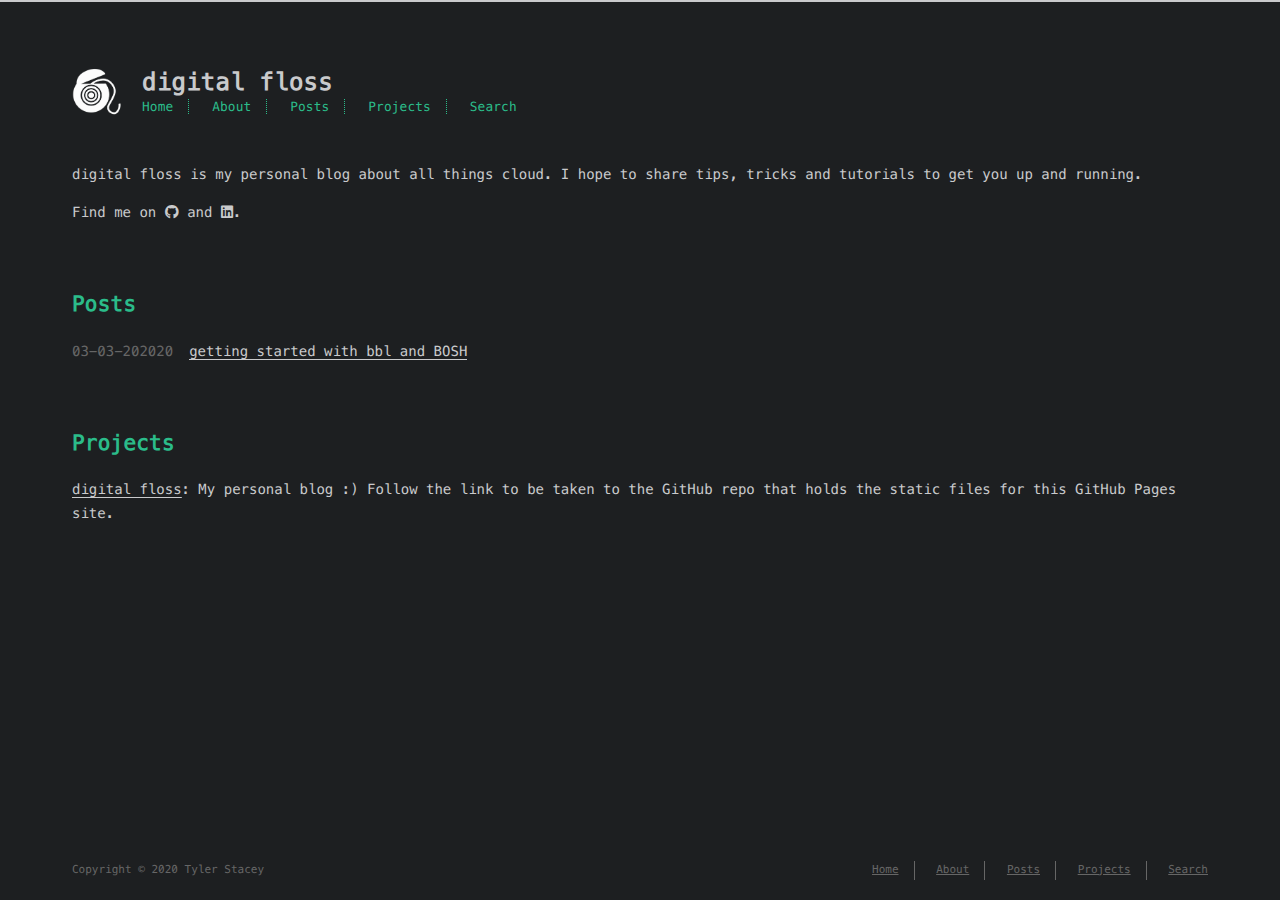
<file: index.html>
<!DOCTYPE html>
<html lang=en>
<head>
    <!-- so meta -->
    <meta charset="utf-8">
    <meta http-equiv="X-UA-Compatible" content="IE=edge">
    <meta name="HandheldFriendly" content="True">
    <meta name="viewport" content="width=device-width, initial-scale=1, maximum-scale=1" />
    <meta name="description" content="digital floss is my personal blog about all things cloud. I hope to share tips, tricks and tutorials to get you up and running.">
<meta property="og:type" content="website">
<meta property="og:title" content="digital floss">
<meta property="og:url" content="https://digitalfloss.dev/index.html">
<meta property="og:site_name" content="digital floss">
<meta property="og:description" content="digital floss is my personal blog about all things cloud. I hope to share tips, tricks and tutorials to get you up and running.">
<meta property="og:locale" content="en_US">
<meta property="article:author" content="Tyler Stacey">
<meta name="twitter:card" content="summary">
    
    
        
          
              <link rel="shortcut icon" href="/images/favicon-32x32-black.png">
          
        
        
          
            <link rel="icon" type="image/png" href="/images/android-icon-192x192.png" sizes="192x192">
          
        
        
          
            <link rel="apple-touch-icon" sizes="180x180" href="/images/apple-icon-precomposed.png">
          
        
    
    <!-- title -->
    <title>digital floss</title>
    <!-- styles -->
    
<link rel="stylesheet" href="/css/style.css">

    <!-- persian styles -->
    
      
<link rel="stylesheet" href="/css/rtl.css">

    
    <!-- rss -->
    
    
<meta name="generator" content="Hexo 4.2.0"></head>

<body class="max-width mx-auto px3 ltr">
    
    <div class="content index py4">
        
          <header id="header">
  <a href="/">
  
    
      <div id="logo" style="background-image: url(/images/floss-white.png);"></div>
    
  
    <div id="title">
      <h1>digital floss</h1>
    </div>
  </a>
  <div id="nav">
    <ul>
      <li class="icon">
        <a href="#"><i class="fas fa-bars fa-2x"></i></a>
      </li>
       
        <li><a href="/">Home</a></li>
       
        <li><a href="/about/">About</a></li>
       
        <li><a href="/archives/">Posts</a></li>
       
        <li><a href="http://github.com/subsetsurprise" target="_blank" rel="noopener">Projects</a></li>
       
        <li><a href="/search/">Search</a></li>
      
    </ul>
  </div>
</header>

        
        <section id="about">
  
    <p>digital floss is my personal blog about all things cloud. I hope to share tips, tricks and tutorials to get you up and running.</p>

  
  
    <p>
      Find me on
      
      
      
        
          <a class="icon" target="_blank" rel="noopener" href="http://github.com/subsetsurprise">
            <i class="fab fa-github"></i><!--
      ---></a><!--
    ---><!--
    ---> and 
        
      
        
          <a class="icon" target="_blank" rel="noopener" href="https://linkedin.com/tastacey">
            <i class="fab fa-linkedin"></i><!--
      ---></a><!--
    ---><!--
    --->.
        
      
    </p>
  
</section>

<section id="writing">
  <span class="h1"><a href="/archives">Posts</a></span>
  
  <ul class="post-list">
    
    
      
    
    
      <li class="post-item">
        
    <div class="meta">
      
        
          <time datetime="2020-03-04T01:07:36.000Z" itemprop="datePublished">03-03-202020</time>
        
      
    </div>


        <span>
    
        <a class="" href="/2020/03/03/bbl-and-bosh/">getting started with bbl and BOSH</a>
    


</span>
      </li>
    
  </ul>
  
</section>


<section id="projects">
  <span class="h1"><a href="http://github.com/subsetsurprise" target="_blank" rel="noopener">Projects</a></span>
  <ul class="project-list">
    
      <li class="project-item">
        <a href="https://github.com/subsetsurprise/subsetsurprise.github.io" target="_blank" rel="noopener">digital floss</a>: <p>My personal blog :) Follow the link to be taken to the GitHub repo that holds the static files for this GitHub Pages site.</p>

      </li>
    
  </ul>
</section>


        
        <footer id="footer">
  <div class="footer-left">
    Copyright &copy; 2020 Tyler Stacey
  </div>
  <div class="footer-right">
    <nav>
      <ul>
         
          <li><a href="/">Home</a></li>
         
          <li><a href="/about/">About</a></li>
         
          <li><a href="/archives/">Posts</a></li>
         
          <li><a href="http://github.com/subsetsurprise" target="_blank" rel="noopener">Projects</a></li>
         
          <li><a href="/search/">Search</a></li>
        
      </ul>
    </nav>
  </div>
</footer>

    </div>
    <!-- styles -->

<link rel="stylesheet" href="/lib/font-awesome/css/all.min.css">


<link rel="stylesheet" href="/lib/justified-gallery/css/justifiedGallery.min.css">


    <!-- jquery -->

<script src="/lib/jquery/jquery.min.js"></script>


<script src="/lib/justified-gallery/js/jquery.justifiedGallery.min.js"></script>

<!-- clipboard -->


<script src="/js/main.js"></script>

<!-- search -->

<!-- Google Analytics -->

<!-- Baidu Analytics -->

<!-- Disqus Comments -->


</body>
</html>
</file>
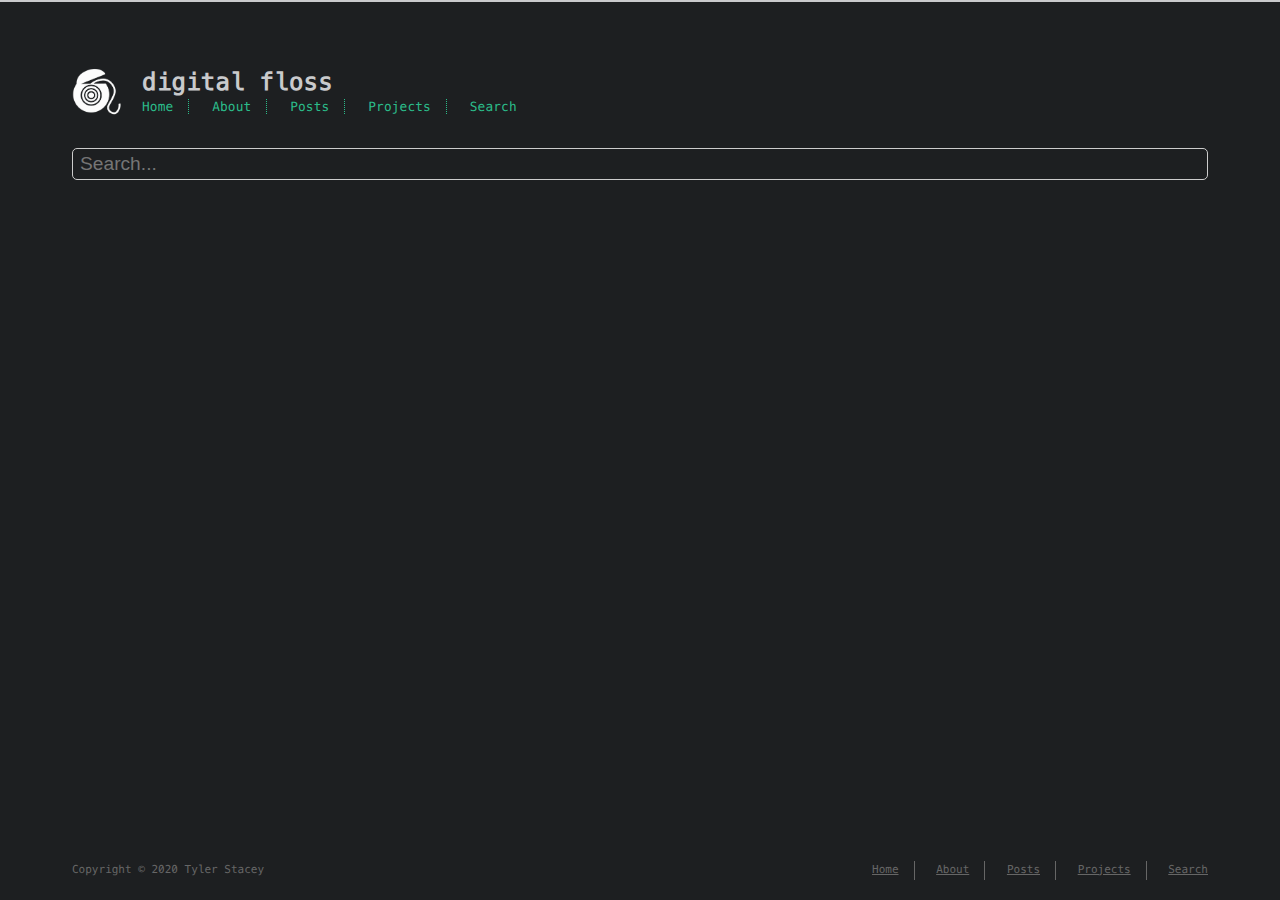
<file: search/index.html>
<!DOCTYPE html>
<html lang=en>
<head>
    <!-- so meta -->
    <meta charset="utf-8">
    <meta http-equiv="X-UA-Compatible" content="IE=edge">
    <meta name="HandheldFriendly" content="True">
    <meta name="viewport" content="width=device-width, initial-scale=1, maximum-scale=1" />
    <meta name="description" content="digital floss is my personal blog about all things cloud. I hope to share tips, tricks and tutorials to get you up and running.">
<meta property="og:type" content="website">
<meta property="og:title" content="Search">
<meta property="og:url" content="https://digitalfloss.dev/search/index.html">
<meta property="og:site_name" content="digital floss">
<meta property="og:description" content="digital floss is my personal blog about all things cloud. I hope to share tips, tricks and tutorials to get you up and running.">
<meta property="og:locale" content="en_US">
<meta property="article:published_time" content="2020-03-04T00:47:28.000Z">
<meta property="article:modified_time" content="2020-03-04T00:47:55.151Z">
<meta property="article:author" content="Tyler Stacey">
<meta name="twitter:card" content="summary">
    
    
        
          
              <link rel="shortcut icon" href="/images/favicon-32x32-black.png">
          
        
        
          
            <link rel="icon" type="image/png" href="/images/android-icon-192x192.png" sizes="192x192">
          
        
        
          
            <link rel="apple-touch-icon" sizes="180x180" href="/images/apple-icon-precomposed.png">
          
        
    
    <!-- title -->
    <title>Search</title>
    <!-- styles -->
    
<link rel="stylesheet" href="/css/style.css">

    <!-- persian styles -->
    
      
<link rel="stylesheet" href="/css/rtl.css">

    
    <!-- rss -->
    
    
<meta name="generator" content="Hexo 4.2.0"></head>

<body class="max-width mx-auto px3 ltr">
    
    <div class="content index py4">
        
          <header id="header">
  <a href="/">
  
    
      <div id="logo" style="background-image: url(/images/floss-white.png);"></div>
    
  
    <div id="title">
      <h1>digital floss</h1>
    </div>
  </a>
  <div id="nav">
    <ul>
      <li class="icon">
        <a href="#"><i class="fas fa-bars fa-2x"></i></a>
      </li>
       
        <li><a href="/">Home</a></li>
       
        <li><a href="/about/">About</a></li>
       
        <li><a href="/archives/">Posts</a></li>
       
        <li><a href="http://github.com/subsetsurprise" target="_blank" rel="noopener">Projects</a></li>
       
        <li><a href="/search/">Search</a></li>
      
    </ul>
  </div>
</header>

        
        <article class="post" itemscope itemtype="http://schema.org/BlogPosting">
  

  <div class="content" itemprop="articleBody">
      
        <section id="search">
  <form>
    <input type="text" class="search-input" id="search-input" placeholder="Search...">
  </form>
  <div id="search-result"></div>
  <p class="search-no-result">No results found.</p>
</section>

      
  </div>
</article>

        
        <footer id="footer">
  <div class="footer-left">
    Copyright &copy; 2020 Tyler Stacey
  </div>
  <div class="footer-right">
    <nav>
      <ul>
         
          <li><a href="/">Home</a></li>
         
          <li><a href="/about/">About</a></li>
         
          <li><a href="/archives/">Posts</a></li>
         
          <li><a href="http://github.com/subsetsurprise" target="_blank" rel="noopener">Projects</a></li>
         
          <li><a href="/search/">Search</a></li>
        
      </ul>
    </nav>
  </div>
</footer>

    </div>
    <!-- styles -->

<link rel="stylesheet" href="/lib/font-awesome/css/all.min.css">


<link rel="stylesheet" href="/lib/justified-gallery/css/justifiedGallery.min.css">


    <!-- jquery -->

<script src="/lib/jquery/jquery.min.js"></script>


<script src="/lib/justified-gallery/js/jquery.justifiedGallery.min.js"></script>

<!-- clipboard -->


<script src="/js/main.js"></script>

<!-- search -->

  
<script src="/js/search.js"></script>

  <script type="text/javascript">
  $(function() {

    var $inputArea = $("input#search-input");
    var $resultArea = document.querySelector("div#search-result");

    $inputArea.focus(function() {
      var search_path = "search.xml";
      if (search_path.length == 0) {
        search_path = "search.xml";
      }
      var path = "/" + search_path;
      searchFunc(path, 'search-input', 'search-result');
    });

    $inputArea.keydown(function(e) {
      if (e.which == 13) {
        e.preventDefault();
      }
    });

    var observer = new MutationObserver(function(mutationsList, observer) {
      if (mutationsList.length == 1) {
        if (mutationsList[0].addedNodes.length) {
          $(".search-no-result").hide();
        } else if (mutationsList[0].removedNodes.length) {
          $(".search-no-result").show(200);
        }
      }
    });

    observer.observe($resultArea, { childList: true });

  });
  </script>

<!-- Google Analytics -->

<!-- Baidu Analytics -->

<!-- Disqus Comments -->


</body>
</html>
</file>
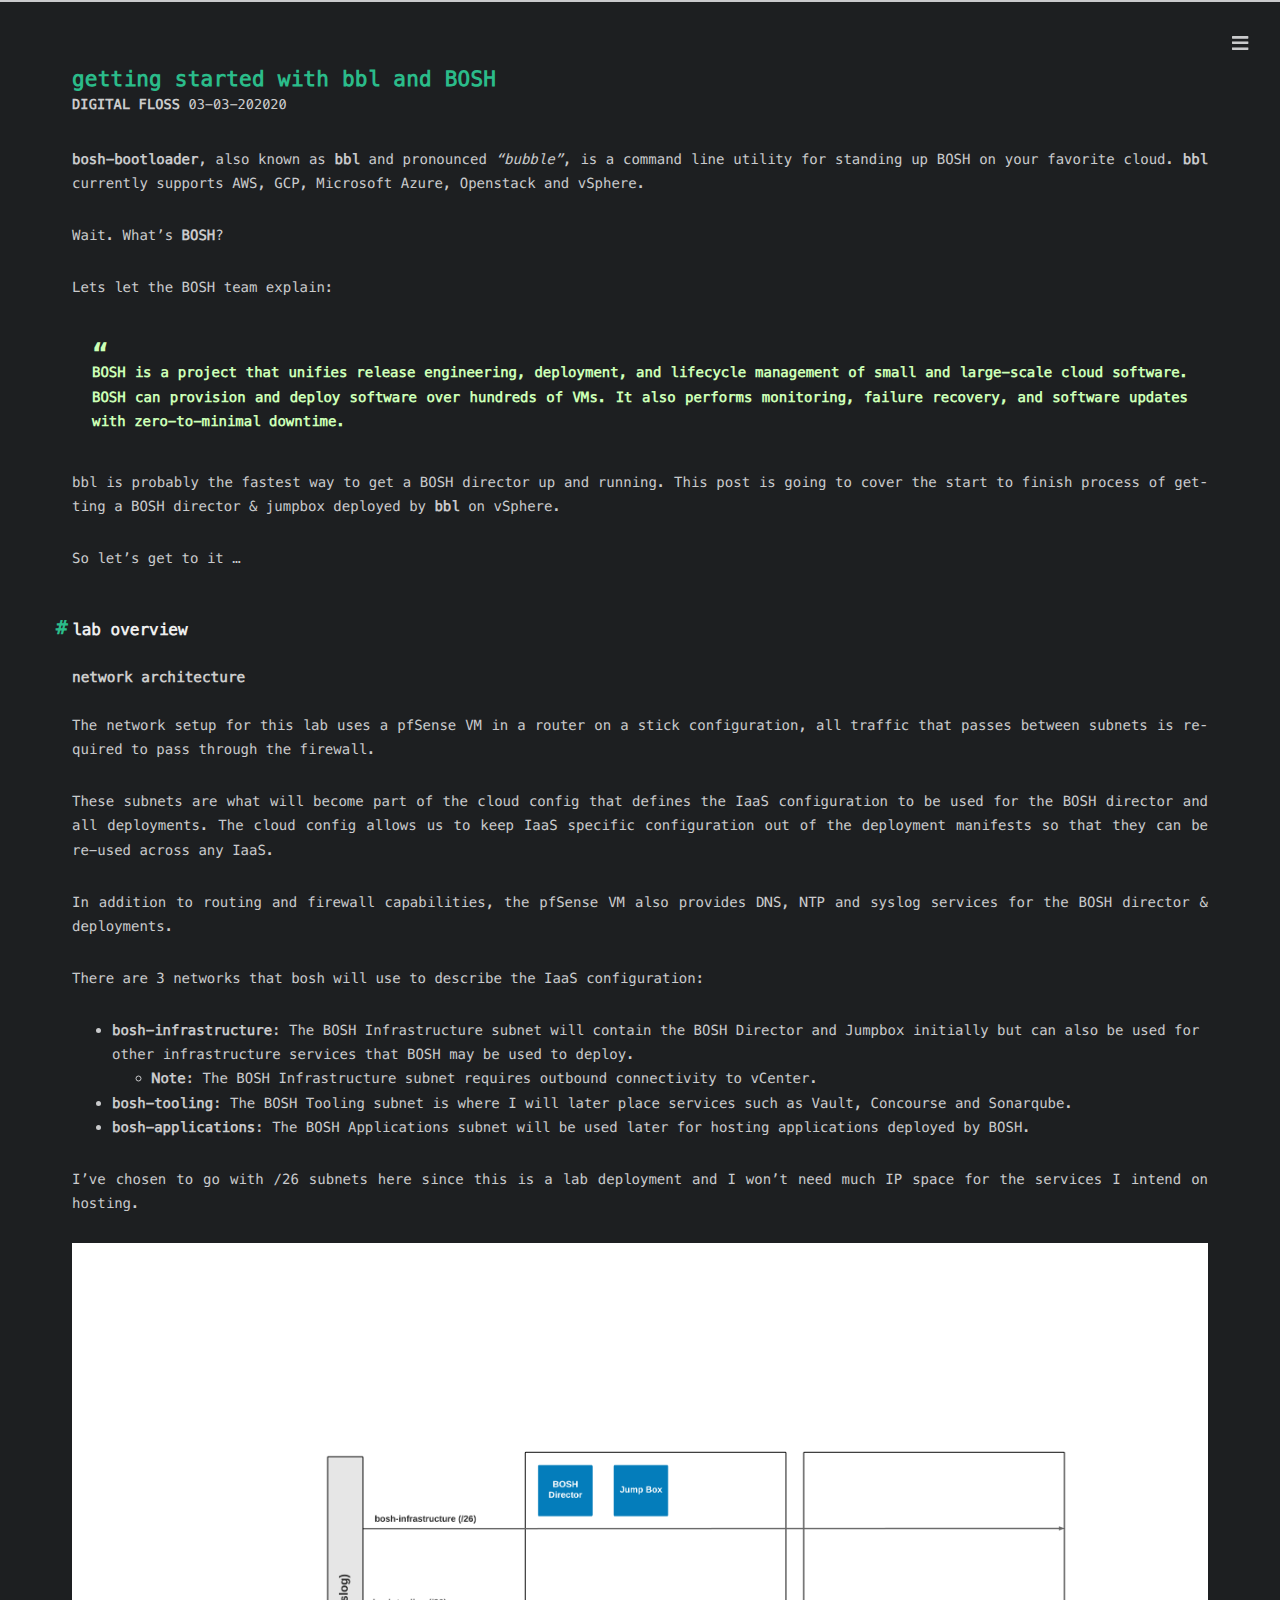
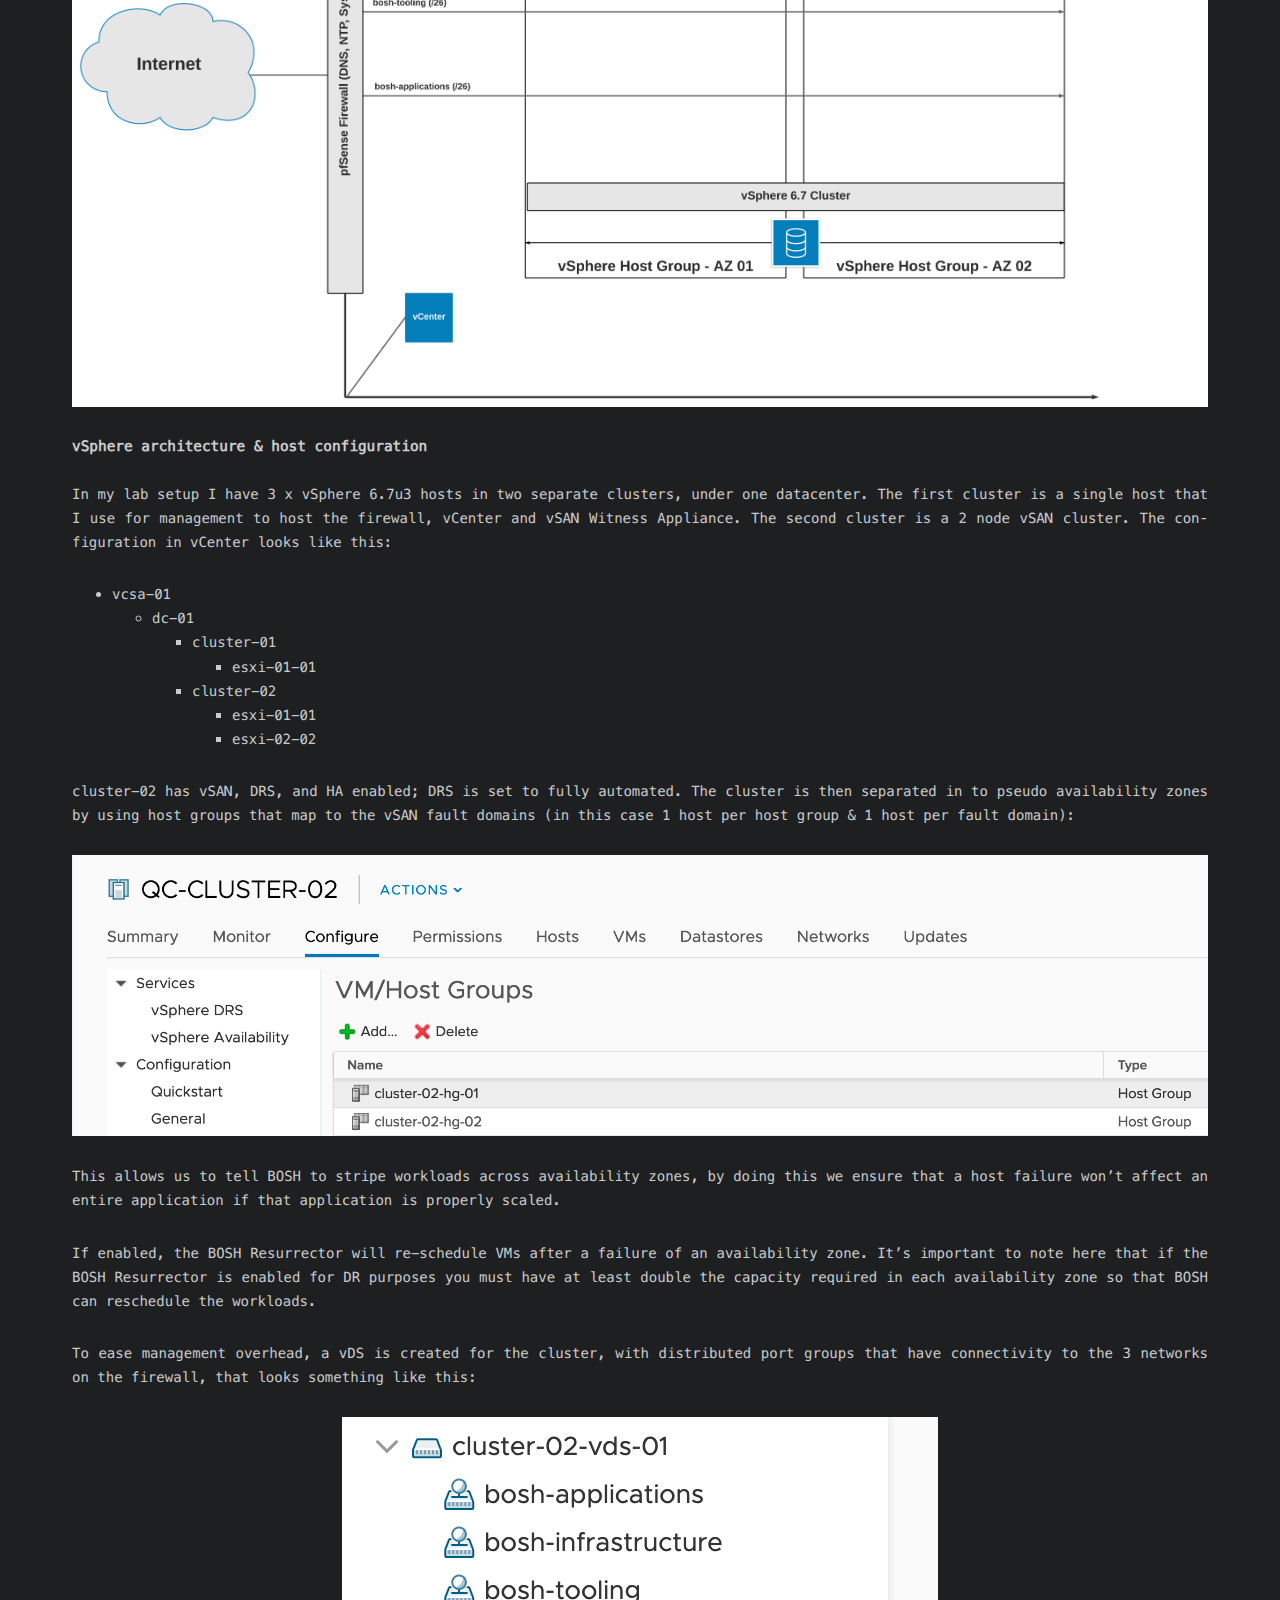
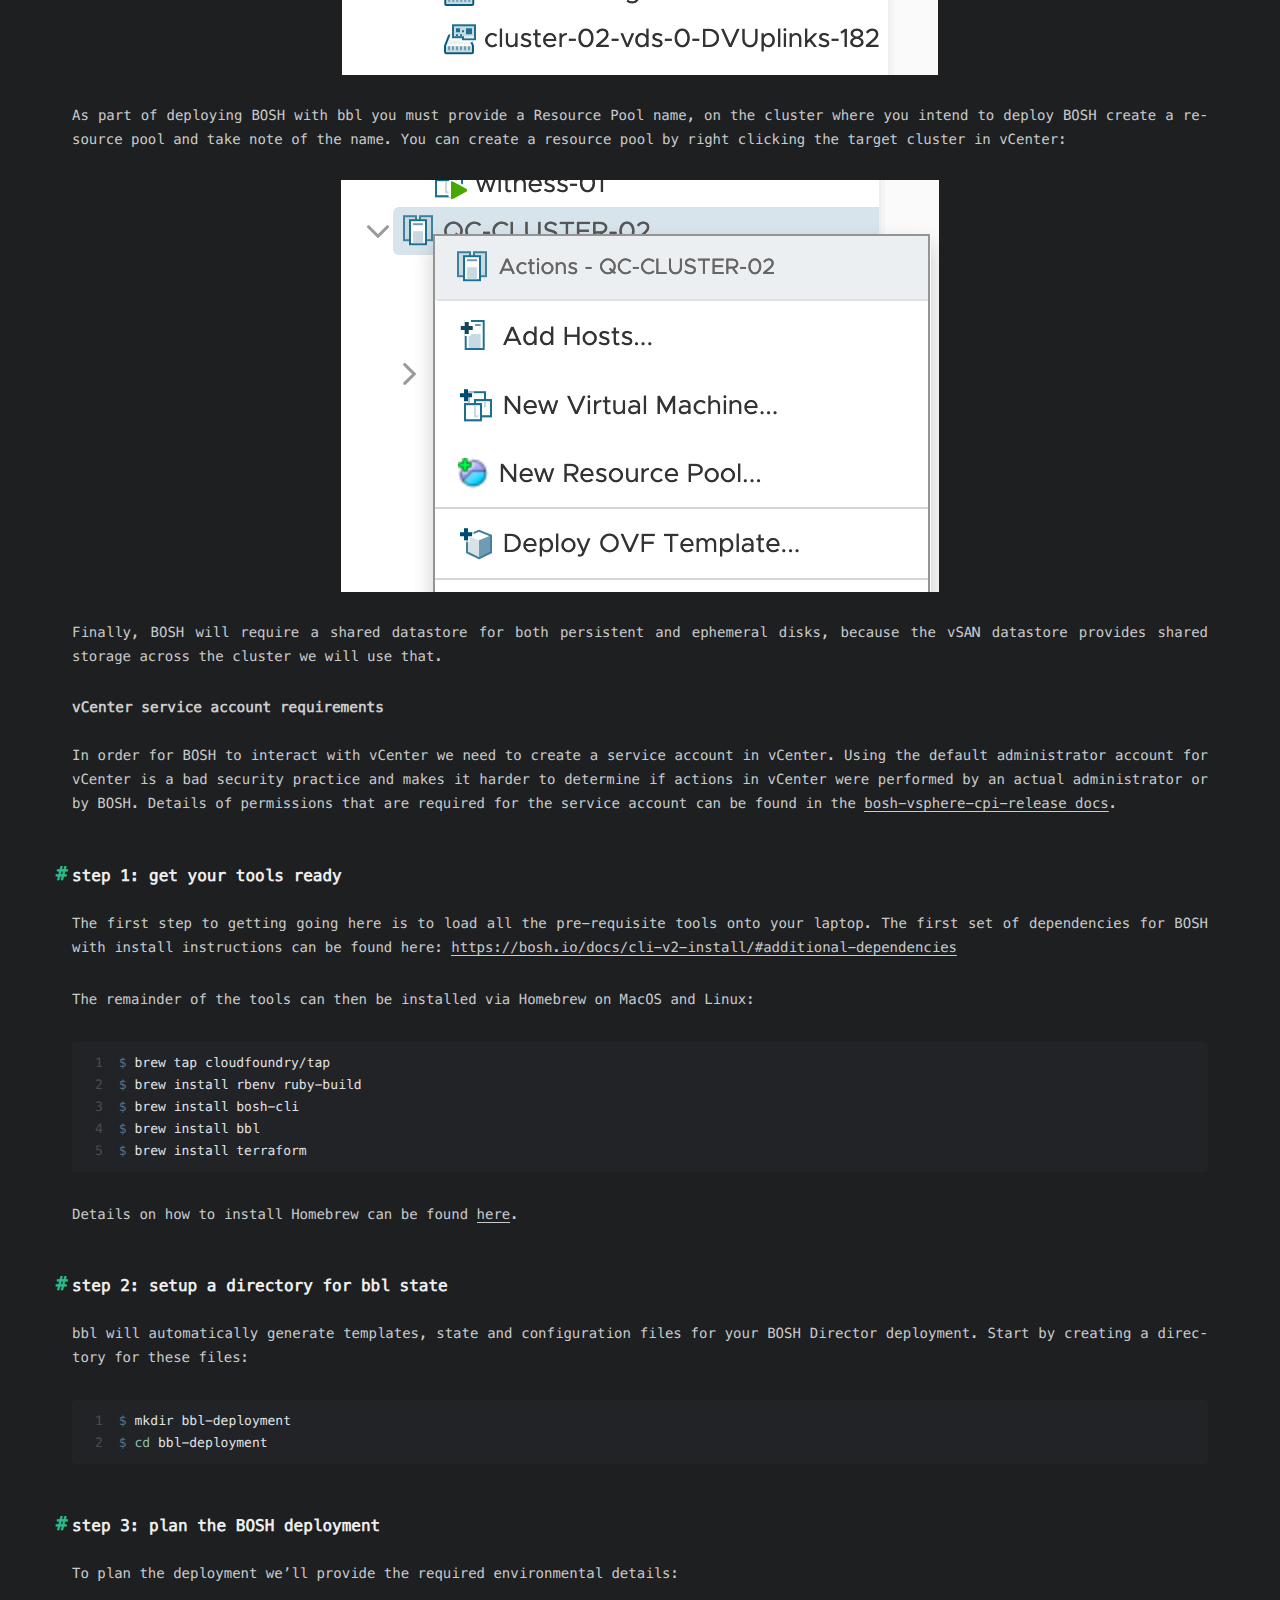
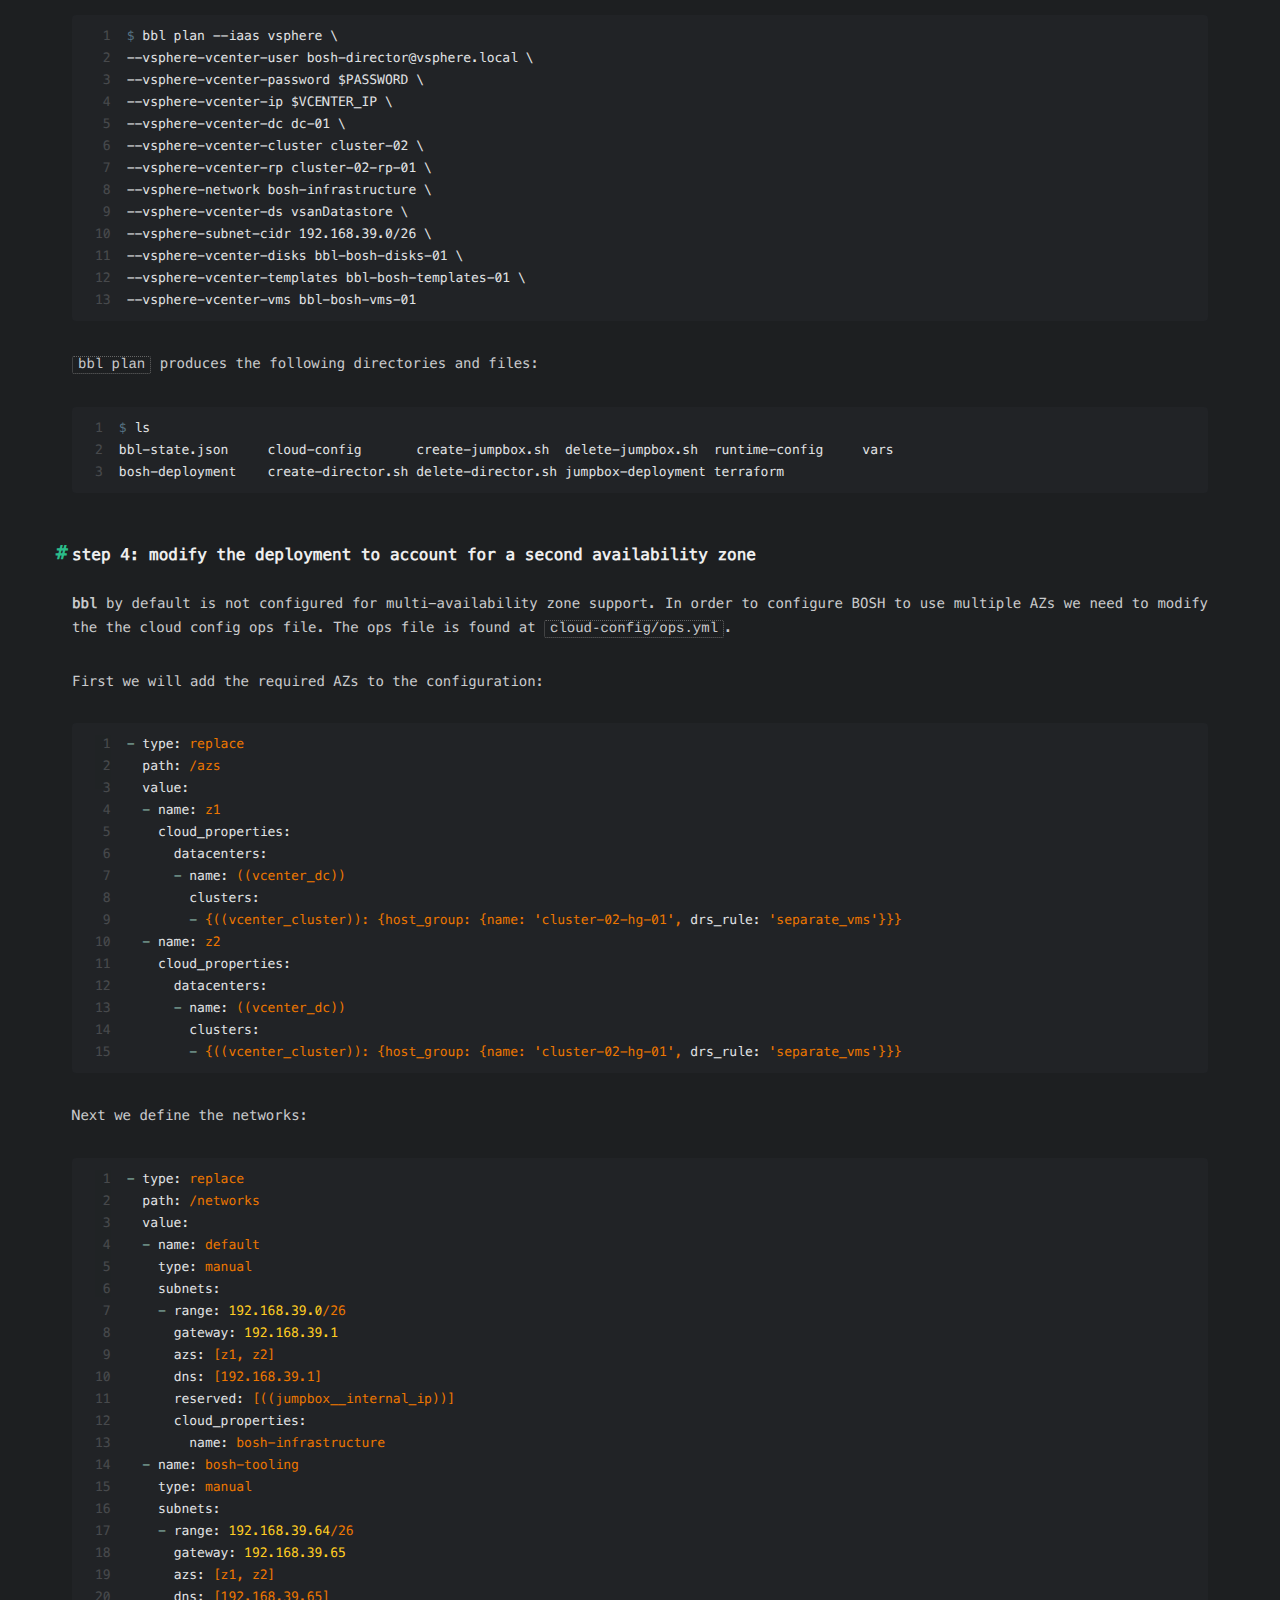
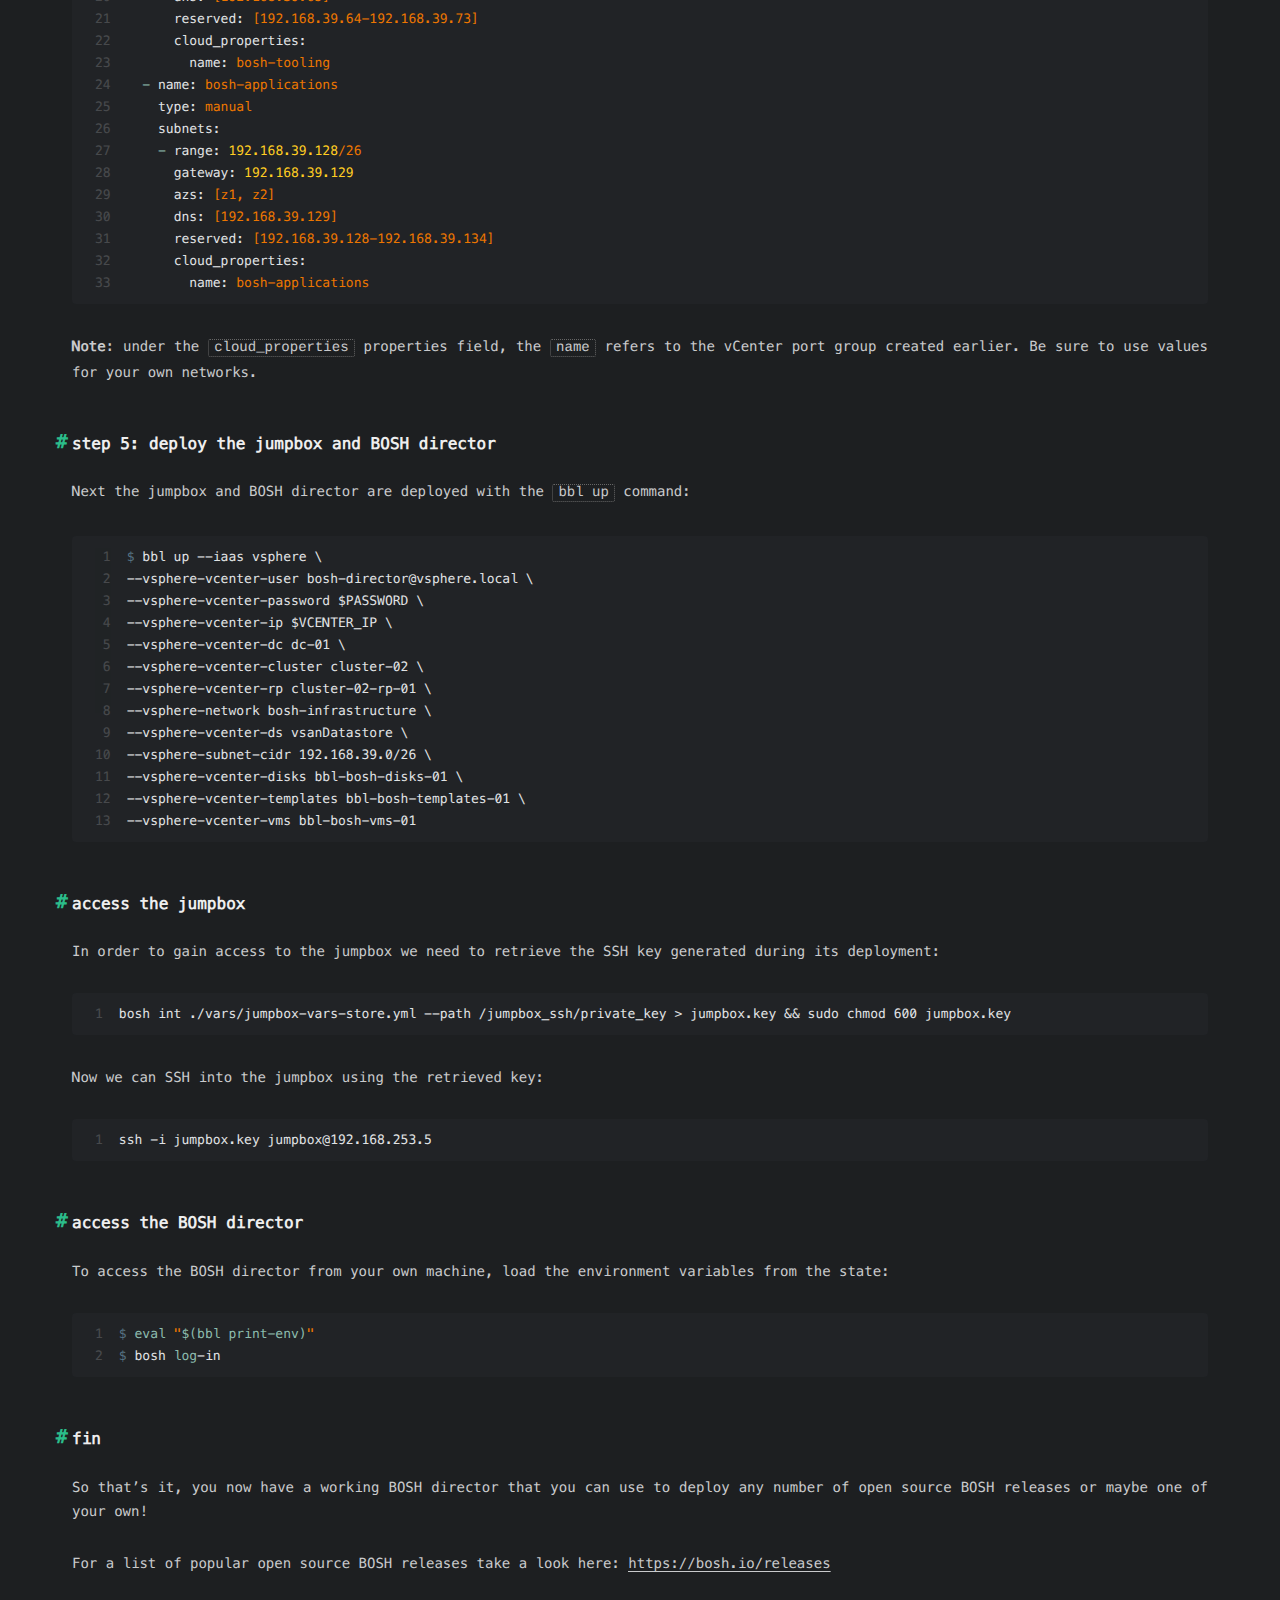
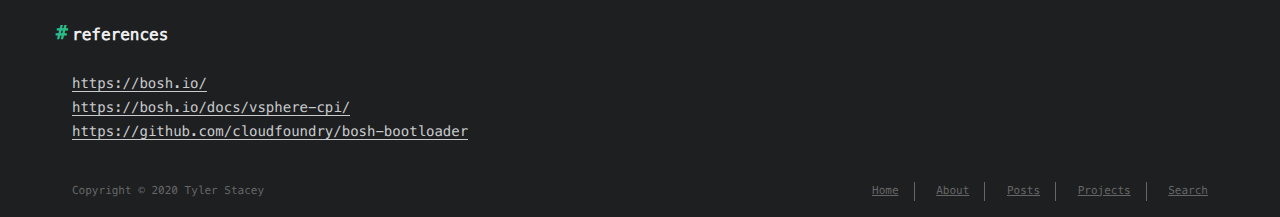
<file: 2020/03/03/bbl-and-bosh/index.html>
<!DOCTYPE html>
<html lang=en>
<head>
    <!-- so meta -->
    <meta charset="utf-8">
    <meta http-equiv="X-UA-Compatible" content="IE=edge">
    <meta name="HandheldFriendly" content="True">
    <meta name="viewport" content="width=device-width, initial-scale=1, maximum-scale=1" />
    <meta name="description" content="bosh-bootloader, also known as bbl and pronounced “bubble”, is a command line utility for standing up BOSH on your favorite cloud. bbl currently supports AWS, GCP, Microsoft Azure, Openstack and vSphe">
<meta property="og:type" content="article">
<meta property="og:title" content="getting started with bbl and BOSH">
<meta property="og:url" content="https://digitalfloss.dev/2020/03/03/bbl-and-bosh/index.html">
<meta property="og:site_name" content="digital floss">
<meta property="og:description" content="bosh-bootloader, also known as bbl and pronounced “bubble”, is a command line utility for standing up BOSH on your favorite cloud. bbl currently supports AWS, GCP, Microsoft Azure, Openstack and vSphe">
<meta property="og:locale" content="en_US">
<meta property="og:image" content="https://digitalfloss.dev/images/bbl-network-diagram.png">
<meta property="og:image" content="https://digitalfloss.dev/images/bbl-host-groups.png">
<meta property="og:image" content="https://digitalfloss.dev/images/bbl-vds.png">
<meta property="og:image" content="https://digitalfloss.dev/images/bbl-resource-pool.png">
<meta property="article:published_time" content="2020-03-04T01:07:36.000Z">
<meta property="article:modified_time" content="2020-03-05T02:52:52.805Z">
<meta property="article:author" content="Tyler Stacey">
<meta name="twitter:card" content="summary">
<meta name="twitter:image" content="https://digitalfloss.dev/images/bbl-network-diagram.png">
    
    
        
          
              <link rel="shortcut icon" href="/images/favicon-32x32-black.png">
          
        
        
          
            <link rel="icon" type="image/png" href="/images/android-icon-192x192.png" sizes="192x192">
          
        
        
          
            <link rel="apple-touch-icon" sizes="180x180" href="/images/apple-icon-precomposed.png">
          
        
    
    <!-- title -->
    <title>getting started with bbl and BOSH</title>
    <!-- styles -->
    
<link rel="stylesheet" href="/css/style.css">

    <!-- persian styles -->
    
      
<link rel="stylesheet" href="/css/rtl.css">

    
    <!-- rss -->
    
    
<meta name="generator" content="Hexo 4.2.0"></head>

<body class="max-width mx-auto px3 ltr">
    
      <div id="header-post">
  <a id="menu-icon" href="#"><i class="fas fa-bars fa-lg"></i></a>
  <a id="menu-icon-tablet" href="#"><i class="fas fa-bars fa-lg"></i></a>
  <a id="top-icon-tablet" href="#" onclick="$('html, body').animate({ scrollTop: 0 }, 'fast');" style="display:none;"><i class="fas fa-chevron-up fa-lg"></i></a>
  <span id="menu">
    <span id="nav">
      <ul>
         
          <li><a href="/">Home</a></li>
         
          <li><a href="/about/">About</a></li>
         
          <li><a href="/archives/">Posts</a></li>
         
          <li><a href="http://github.com/subsetsurprise" target="_blank" rel="noopener">Projects</a></li>
         
          <li><a href="/search/">Search</a></li>
        
      </ul>
    </span>
    <br/>
    <span id="actions">
      <ul>
        
        
        <li><a class="icon" href="#" onclick="$('html, body').animate({ scrollTop: 0 }, 'fast');"><i class="fas fa-chevron-up" aria-hidden="true" onmouseover="$('#i-top').toggle();" onmouseout="$('#i-top').toggle();"></i></a></li>
        <li><a class="icon" href="#"><i class="fas fa-share-alt" aria-hidden="true" onmouseover="$('#i-share').toggle();" onmouseout="$('#i-share').toggle();" onclick="$('#share').toggle();return false;"></i></a></li>
      </ul>
      <span id="i-prev" class="info" style="display:none;">Previous post</span>
      <span id="i-next" class="info" style="display:none;">Next post</span>
      <span id="i-top" class="info" style="display:none;">Back to top</span>
      <span id="i-share" class="info" style="display:none;">Share post</span>
    </span>
    <br/>
    <div id="share" style="display: none">
      <ul>
  <li><a class="icon" href="http://www.facebook.com/sharer.php?u=https://digitalfloss.dev/2020/03/03/bbl-and-bosh/" target="_blank" rel="noopener"><i class="fab fa-facebook " aria-hidden="true"></i></a></li>
  <li><a class="icon" href="https://twitter.com/share?url=https://digitalfloss.dev/2020/03/03/bbl-and-bosh/&text=getting started with bbl and BOSH" target="_blank" rel="noopener"><i class="fab fa-twitter " aria-hidden="true"></i></a></li>
  <li><a class="icon" href="http://www.linkedin.com/shareArticle?url=https://digitalfloss.dev/2020/03/03/bbl-and-bosh/&title=getting started with bbl and BOSH" target="_blank" rel="noopener"><i class="fab fa-linkedin " aria-hidden="true"></i></a></li>
  <li><a class="icon" href="https://pinterest.com/pin/create/bookmarklet/?url=https://digitalfloss.dev/2020/03/03/bbl-and-bosh/&is_video=false&description=getting started with bbl and BOSH" target="_blank" rel="noopener"><i class="fab fa-pinterest " aria-hidden="true"></i></a></li>
  <li><a class="icon" href="mailto:?subject=getting started with bbl and BOSH&body=Check out this article: https://digitalfloss.dev/2020/03/03/bbl-and-bosh/"><i class="fas fa-envelope " aria-hidden="true"></i></a></li>
  <li><a class="icon" href="https://getpocket.com/save?url=https://digitalfloss.dev/2020/03/03/bbl-and-bosh/&title=getting started with bbl and BOSH" target="_blank" rel="noopener"><i class="fab fa-get-pocket " aria-hidden="true"></i></a></li>
  <li><a class="icon" href="http://reddit.com/submit?url=https://digitalfloss.dev/2020/03/03/bbl-and-bosh/&title=getting started with bbl and BOSH" target="_blank" rel="noopener"><i class="fab fa-reddit " aria-hidden="true"></i></a></li>
  <li><a class="icon" href="http://www.stumbleupon.com/submit?url=https://digitalfloss.dev/2020/03/03/bbl-and-bosh/&title=getting started with bbl and BOSH" target="_blank" rel="noopener"><i class="fab fa-stumbleupon " aria-hidden="true"></i></a></li>
  <li><a class="icon" href="http://digg.com/submit?url=https://digitalfloss.dev/2020/03/03/bbl-and-bosh/&title=getting started with bbl and BOSH" target="_blank" rel="noopener"><i class="fab fa-digg " aria-hidden="true"></i></a></li>
  <li><a class="icon" href="http://www.tumblr.com/share/link?url=https://digitalfloss.dev/2020/03/03/bbl-and-bosh/&name=getting started with bbl and BOSH&description=" target="_blank" rel="noopener"><i class="fab fa-tumblr " aria-hidden="true"></i></a></li>
  <li><a class="icon" href="https://news.ycombinator.com/submitlink?u=https://digitalfloss.dev/2020/03/03/bbl-and-bosh/&t=getting started with bbl and BOSH" target="_blank" rel="noopener"><i class="fab fa-hacker-news " aria-hidden="true"></i></a></li>
</ul>

    </div>
    <div id="toc">
      <ol class="toc"><li class="toc-item toc-level-2"><a class="toc-link" href="#lab-overview"><span class="toc-number">1.</span> <span class="toc-text">lab overview</span></a><ol class="toc-child"><li class="toc-item toc-level-4"><a class="toc-link" href="#network-architecture"><span class="toc-number">1.0.1.</span> <span class="toc-text">network architecture</span></a></li><li class="toc-item toc-level-4"><a class="toc-link" href="#vSphere-architecture-amp-host-configuration"><span class="toc-number">1.0.2.</span> <span class="toc-text">vSphere architecture &amp; host configuration</span></a></li><li class="toc-item toc-level-4"><a class="toc-link" href="#vCenter-service-account-requirements"><span class="toc-number">1.0.3.</span> <span class="toc-text">vCenter service account requirements</span></a></li></ol></li></ol></li><li class="toc-item toc-level-2"><a class="toc-link" href="#step-1-get-your-tools-ready"><span class="toc-number">2.</span> <span class="toc-text">step 1: get your tools ready</span></a></li><li class="toc-item toc-level-2"><a class="toc-link" href="#step-2-setup-a-directory-for-bbl-state"><span class="toc-number">3.</span> <span class="toc-text">step 2: setup a directory for bbl state</span></a></li><li class="toc-item toc-level-2"><a class="toc-link" href="#step-3-plan-the-BOSH-deployment"><span class="toc-number">4.</span> <span class="toc-text">step 3: plan the BOSH deployment</span></a></li><li class="toc-item toc-level-2"><a class="toc-link" href="#step-4-modify-the-deployment-to-account-for-a-second-availability-zone"><span class="toc-number">5.</span> <span class="toc-text">step 4: modify the deployment to account for a second availability zone</span></a></li><li class="toc-item toc-level-2"><a class="toc-link" href="#step-5-deploy-the-jumpbox-and-BOSH-director"><span class="toc-number">6.</span> <span class="toc-text">step 5: deploy the jumpbox and BOSH director</span></a></li><li class="toc-item toc-level-2"><a class="toc-link" href="#access-the-jumpbox"><span class="toc-number">7.</span> <span class="toc-text">access the jumpbox</span></a></li><li class="toc-item toc-level-2"><a class="toc-link" href="#access-the-BOSH-director"><span class="toc-number">8.</span> <span class="toc-text">access the BOSH director</span></a></li><li class="toc-item toc-level-2"><a class="toc-link" href="#fin"><span class="toc-number">9.</span> <span class="toc-text">fin</span></a></li><li class="toc-item toc-level-2"><a class="toc-link" href="#references"><span class="toc-number">10.</span> <span class="toc-text">references</span></a></li></ol>
    </div>
  </span>
</div>

    
    <div class="content index py4">
        
        <article class="post" itemscope itemtype="http://schema.org/BlogPosting">
  <header>
    
    <h1 class="posttitle" itemprop="name headline">
        getting started with bbl and BOSH
    </h1>



    <div class="meta">
      <span class="author" itemprop="author" itemscope itemtype="http://schema.org/Person">
        <span itemprop="name">digital floss</span>
      </span>
      
    <div class="postdate">
      
        <time datetime="2020-03-04T01:07:36.000Z" itemprop="datePublished">03-03-202020</time>
        
      
    </div>


      

      

    </div>
  </header>
  

  <div class="content" itemprop="articleBody">
    <p><strong>bosh-bootloader</strong>, also known as <strong>bbl</strong> and pronounced <em>“bubble”</em>, is a command line utility for standing up BOSH on your favorite cloud. <strong>bbl</strong> currently supports AWS, GCP, Microsoft Azure, Openstack and vSphere.</p>
<p>Wait. What’s <strong>BOSH</strong>?</p>
<p>Lets let the BOSH team explain:</p>
<blockquote>
<p>BOSH is a project that unifies release engineering, deployment, and lifecycle management of small and large-scale cloud software. BOSH can provision and deploy software over hundreds of VMs. It also performs monitoring, failure recovery, and software updates with zero-to-minimal downtime.</p>
</blockquote>
<p>bbl is probably the fastest way to get a BOSH director up and running. This post is going to cover the start to finish process of getting a BOSH director &amp; jumpbox deployed by <strong>bbl</strong> on vSphere.</p>
<p>So let’s get to it …</p>
<h2 id="lab-overview"><a href="#lab-overview" class="headerlink" title="lab overview"></a>lab overview</h2><h4 id="network-architecture"><a href="#network-architecture" class="headerlink" title="network architecture"></a>network architecture</h4><p>The network setup for this lab uses a pfSense VM in a router on a stick configuration, all traffic that passes between subnets is required to pass through the firewall.</p>
<p>These subnets are what will become part of the cloud config that defines the IaaS configuration to be used for the BOSH director and all deployments. The cloud config allows us to keep IaaS specific configuration out of the deployment manifests so that they can be re-used across any IaaS.</p>
<p>In addition to routing and firewall capabilities, the pfSense VM also provides DNS, NTP and syslog services for the BOSH director &amp; deployments.</p>
<p>There are 3 networks that bosh will use to describe the IaaS configuration:</p>
<ul>
<li><strong>bosh-infrastructure</strong>: The BOSH Infrastructure subnet will contain the BOSH Director and Jumpbox initially but can also be used for other infrastructure services that BOSH may be used to deploy.<ul>
<li><strong>Note</strong>: The BOSH Infrastructure subnet requires outbound connectivity to vCenter.</li>
</ul>
</li>
<li><strong>bosh-tooling</strong>: The BOSH Tooling subnet is where I will later place services such as Vault, Concourse and Sonarqube.</li>
<li><strong>bosh-applications</strong>: The BOSH Applications subnet will be used later for hosting applications deployed by BOSH.</li>
</ul>
<p>I’ve chosen to go with /26 subnets here since this is a lab deployment and I won’t need much IP space for the services I intend on hosting. </p>
<p><img src="/images/bbl-network-diagram.png" alt="bbl Lab Network" title="bbl Lab Network"></p>
<h4 id="vSphere-architecture-amp-host-configuration"><a href="#vSphere-architecture-amp-host-configuration" class="headerlink" title="vSphere architecture &amp; host configuration"></a>vSphere architecture &amp; host configuration</h4><p>In my lab setup I have 3 x vSphere 6.7u3 hosts in two separate clusters, under one datacenter. The first cluster is a single host that I use for management to host the firewall, vCenter and vSAN Witness Appliance. The second cluster is a 2 node vSAN cluster. The configuration in vCenter looks like this:</p>
<ul>
<li>vcsa-01<ul>
<li>dc-01<ul>
<li>cluster-01<ul>
<li>esxi-01-01</li>
</ul>
</li>
<li>cluster-02<ul>
<li>esxi-01-01</li>
<li>esxi-02-02</li>
</ul>
</li>
</ul>
</li>
</ul>
</li>
</ul>
<p>cluster-02 has vSAN, DRS, and HA enabled; DRS is set to fully automated. The cluster is then separated in to pseudo availability zones by using host groups that map to the vSAN fault domains (in this case 1 host per host group &amp; 1 host per fault domain):</p>
<p><img src="/images/bbl-host-groups.png" alt="cluster-02 Host Groups" title="cluster-02 Host Groups"></p>
<p>This allows us to tell BOSH to stripe workloads across availability zones, by doing this we ensure that a host failure won’t affect an entire application if that application is properly scaled.</p>
<p>If enabled, the BOSH Resurrector will re-schedule VMs after a failure of an availability zone. It’s important to note here that if the BOSH Resurrector is enabled for DR purposes you must have at least double the capacity required in each availability zone so that BOSH can reschedule the workloads.</p>
<p>To ease management overhead, a vDS is created for the cluster, with distributed port groups that have connectivity to the 3 networks on the firewall, that looks something like this:</p>
<p><img src="/images/bbl-vds.png" alt="vDS Configuration" title="vDS Configuration"></p>
<p>As part of deploying BOSH with bbl you must provide a Resource Pool name, on the cluster where you intend to deploy BOSH create a resource pool and take note of the name. You can create a resource pool by right clicking the target cluster in vCenter:</p>
<p><img src="/images/bbl-resource-pool.png" alt="Resource Pool Creation" title="Resource Pool Configuration"></p>
<p>Finally, BOSH will require a shared datastore for both persistent and ephemeral disks, because the vSAN datastore provides shared storage across the cluster we will use that.</p>
<h4 id="vCenter-service-account-requirements"><a href="#vCenter-service-account-requirements" class="headerlink" title="vCenter service account requirements"></a>vCenter service account requirements</h4><p>In order for BOSH to interact with vCenter we need to create a service account in vCenter. Using the default administrator account for vCenter is a bad security practice and makes it harder to determine if actions in vCenter were performed by an actual administrator or by BOSH. Details of permissions that are required for the service account can be found in the <a href="https://github.com/cloudfoundry/bosh-vsphere-cpi-release/blob/master/docs/required_vcenter_privileges.md" target="_blank" rel="noopener">bosh-vsphere-cpi-release docs</a>.</p>
<h2 id="step-1-get-your-tools-ready"><a href="#step-1-get-your-tools-ready" class="headerlink" title="step 1: get your tools ready"></a>step 1: get your tools ready</h2><p>The first step to getting going here is to load all the pre-requisite tools onto your laptop. The first set of dependencies for BOSH with install instructions can be found here: <a href="https://bosh.io/docs/cli-v2-install/#additional-dependencies" target="_blank" rel="noopener">https://bosh.io/docs/cli-v2-install/#additional-dependencies</a></p>
<p>The remainder of the tools can then be installed via Homebrew on MacOS and Linux:</p>
<figure class="highlight shell"><table><tr><td class="gutter"><pre><span class="line">1</span><br><span class="line">2</span><br><span class="line">3</span><br><span class="line">4</span><br><span class="line">5</span><br></pre></td><td class="code"><pre><span class="line"><span class="meta">$</span><span class="bash"> brew tap cloudfoundry/tap</span></span><br><span class="line"><span class="meta">$</span><span class="bash"> brew install rbenv ruby-build</span></span><br><span class="line"><span class="meta">$</span><span class="bash"> brew install bosh-cli</span></span><br><span class="line"><span class="meta">$</span><span class="bash"> brew install bbl</span></span><br><span class="line"><span class="meta">$</span><span class="bash"> brew install terraform</span></span><br></pre></td></tr></table></figure>

<p>Details on how to install Homebrew can be found <a href="https://brew.sh/" target="_blank" rel="noopener">here</a>.</p>
<h2 id="step-2-setup-a-directory-for-bbl-state"><a href="#step-2-setup-a-directory-for-bbl-state" class="headerlink" title="step 2: setup a directory for bbl state"></a>step 2: setup a directory for bbl state</h2><p>bbl will automatically generate templates, state and configuration files for your BOSH Director deployment. Start by creating a directory for these files:</p>
<figure class="highlight shell"><table><tr><td class="gutter"><pre><span class="line">1</span><br><span class="line">2</span><br></pre></td><td class="code"><pre><span class="line"><span class="meta">$</span><span class="bash"> mkdir bbl-deployment</span></span><br><span class="line"><span class="meta">$</span><span class="bash"> <span class="built_in">cd</span> bbl-deployment</span></span><br></pre></td></tr></table></figure>

<h2 id="step-3-plan-the-BOSH-deployment"><a href="#step-3-plan-the-BOSH-deployment" class="headerlink" title="step 3: plan the BOSH deployment"></a>step 3: plan the BOSH deployment</h2><p>To plan the deployment we’ll provide the required environmental details:</p>
<figure class="highlight shell"><table><tr><td class="gutter"><pre><span class="line">1</span><br><span class="line">2</span><br><span class="line">3</span><br><span class="line">4</span><br><span class="line">5</span><br><span class="line">6</span><br><span class="line">7</span><br><span class="line">8</span><br><span class="line">9</span><br><span class="line">10</span><br><span class="line">11</span><br><span class="line">12</span><br><span class="line">13</span><br></pre></td><td class="code"><pre><span class="line"><span class="meta">$</span><span class="bash"> bbl plan --iaas vsphere \</span></span><br><span class="line">--vsphere-vcenter-user bosh-director@vsphere.local \</span><br><span class="line">--vsphere-vcenter-password $PASSWORD \</span><br><span class="line">--vsphere-vcenter-ip $VCENTER_IP \</span><br><span class="line">--vsphere-vcenter-dc dc-01 \</span><br><span class="line">--vsphere-vcenter-cluster cluster-02 \</span><br><span class="line">--vsphere-vcenter-rp cluster-02-rp-01 \</span><br><span class="line">--vsphere-network bosh-infrastructure \</span><br><span class="line">--vsphere-vcenter-ds vsanDatastore \</span><br><span class="line">--vsphere-subnet-cidr 192.168.39.0/26 \</span><br><span class="line">--vsphere-vcenter-disks bbl-bosh-disks-01 \</span><br><span class="line">--vsphere-vcenter-templates bbl-bosh-templates-01 \</span><br><span class="line">--vsphere-vcenter-vms bbl-bosh-vms-01</span><br></pre></td></tr></table></figure>

<p><code>bbl plan</code> produces the following directories and files:</p>
<figure class="highlight shell"><table><tr><td class="gutter"><pre><span class="line">1</span><br><span class="line">2</span><br><span class="line">3</span><br></pre></td><td class="code"><pre><span class="line"><span class="meta">$</span><span class="bash"> ls</span></span><br><span class="line">bbl-state.json     cloud-config       create-jumpbox.sh  delete-jumpbox.sh  runtime-config     vars</span><br><span class="line">bosh-deployment    create-director.sh delete-director.sh jumpbox-deployment terraform</span><br></pre></td></tr></table></figure>

<h2 id="step-4-modify-the-deployment-to-account-for-a-second-availability-zone"><a href="#step-4-modify-the-deployment-to-account-for-a-second-availability-zone" class="headerlink" title="step 4: modify the deployment to account for a second availability zone"></a>step 4: modify the deployment to account for a second availability zone</h2><p><strong>bbl</strong> by default is not configured for multi-availability zone support. In order to configure BOSH to use multiple AZs we need to modify the the cloud config ops file. The ops file is found at <code>cloud-config/ops.yml</code>.</p>
<p>First we will add the required AZs to the configuration:</p>
<figure class="highlight yaml"><table><tr><td class="gutter"><pre><span class="line">1</span><br><span class="line">2</span><br><span class="line">3</span><br><span class="line">4</span><br><span class="line">5</span><br><span class="line">6</span><br><span class="line">7</span><br><span class="line">8</span><br><span class="line">9</span><br><span class="line">10</span><br><span class="line">11</span><br><span class="line">12</span><br><span class="line">13</span><br><span class="line">14</span><br><span class="line">15</span><br></pre></td><td class="code"><pre><span class="line"><span class="bullet">-</span> <span class="attr">type:</span> <span class="string">replace</span></span><br><span class="line">  <span class="attr">path:</span> <span class="string">/azs</span></span><br><span class="line">  <span class="attr">value:</span></span><br><span class="line">  <span class="bullet">-</span> <span class="attr">name:</span> <span class="string">z1</span></span><br><span class="line">    <span class="attr">cloud_properties:</span></span><br><span class="line">      <span class="attr">datacenters:</span></span><br><span class="line">      <span class="bullet">-</span> <span class="attr">name:</span> <span class="string">((vcenter_dc))</span></span><br><span class="line">        <span class="attr">clusters:</span></span><br><span class="line">        <span class="bullet">-</span> <span class="string">&#123;((vcenter_cluster)):</span> <span class="string">&#123;host_group:</span> <span class="string">&#123;name:</span> <span class="string">'cluster-02-hg-01'</span><span class="string">,</span> <span class="attr">drs_rule:</span> <span class="string">'separate_vms'</span><span class="string">&#125;&#125;&#125;</span></span><br><span class="line">  <span class="bullet">-</span> <span class="attr">name:</span> <span class="string">z2</span></span><br><span class="line">    <span class="attr">cloud_properties:</span></span><br><span class="line">      <span class="attr">datacenters:</span></span><br><span class="line">      <span class="bullet">-</span> <span class="attr">name:</span> <span class="string">((vcenter_dc))</span></span><br><span class="line">        <span class="attr">clusters:</span></span><br><span class="line">        <span class="bullet">-</span> <span class="string">&#123;((vcenter_cluster)):</span> <span class="string">&#123;host_group:</span> <span class="string">&#123;name:</span> <span class="string">'cluster-02-hg-01'</span><span class="string">,</span> <span class="attr">drs_rule:</span> <span class="string">'separate_vms'</span><span class="string">&#125;&#125;&#125;</span></span><br></pre></td></tr></table></figure>

<p>Next we define the networks:</p>
<figure class="highlight yaml"><table><tr><td class="gutter"><pre><span class="line">1</span><br><span class="line">2</span><br><span class="line">3</span><br><span class="line">4</span><br><span class="line">5</span><br><span class="line">6</span><br><span class="line">7</span><br><span class="line">8</span><br><span class="line">9</span><br><span class="line">10</span><br><span class="line">11</span><br><span class="line">12</span><br><span class="line">13</span><br><span class="line">14</span><br><span class="line">15</span><br><span class="line">16</span><br><span class="line">17</span><br><span class="line">18</span><br><span class="line">19</span><br><span class="line">20</span><br><span class="line">21</span><br><span class="line">22</span><br><span class="line">23</span><br><span class="line">24</span><br><span class="line">25</span><br><span class="line">26</span><br><span class="line">27</span><br><span class="line">28</span><br><span class="line">29</span><br><span class="line">30</span><br><span class="line">31</span><br><span class="line">32</span><br><span class="line">33</span><br></pre></td><td class="code"><pre><span class="line"><span class="bullet">-</span> <span class="attr">type:</span> <span class="string">replace</span></span><br><span class="line">  <span class="attr">path:</span> <span class="string">/networks</span></span><br><span class="line">  <span class="attr">value:</span></span><br><span class="line">  <span class="bullet">-</span> <span class="attr">name:</span> <span class="string">default</span></span><br><span class="line">    <span class="attr">type:</span> <span class="string">manual</span></span><br><span class="line">    <span class="attr">subnets:</span></span><br><span class="line">    <span class="bullet">-</span> <span class="attr">range:</span> <span class="number">192.168</span><span class="number">.39</span><span class="number">.0</span><span class="string">/26</span></span><br><span class="line">      <span class="attr">gateway:</span> <span class="number">192.168</span><span class="number">.39</span><span class="number">.1</span></span><br><span class="line">      <span class="attr">azs:</span> <span class="string">[z1,</span> <span class="string">z2]</span></span><br><span class="line">      <span class="attr">dns:</span> <span class="string">[192.168.39.1]</span></span><br><span class="line">      <span class="attr">reserved:</span> <span class="string">[((jumpbox__internal_ip))]</span></span><br><span class="line">      <span class="attr">cloud_properties:</span></span><br><span class="line">        <span class="attr">name:</span> <span class="string">bosh-infrastructure</span></span><br><span class="line">  <span class="bullet">-</span> <span class="attr">name:</span> <span class="string">bosh-tooling</span></span><br><span class="line">    <span class="attr">type:</span> <span class="string">manual</span></span><br><span class="line">    <span class="attr">subnets:</span></span><br><span class="line">    <span class="bullet">-</span> <span class="attr">range:</span> <span class="number">192.168</span><span class="number">.39</span><span class="number">.64</span><span class="string">/26</span></span><br><span class="line">      <span class="attr">gateway:</span> <span class="number">192.168</span><span class="number">.39</span><span class="number">.65</span></span><br><span class="line">      <span class="attr">azs:</span> <span class="string">[z1,</span> <span class="string">z2]</span></span><br><span class="line">      <span class="attr">dns:</span> <span class="string">[192.168.39.65]</span></span><br><span class="line">      <span class="attr">reserved:</span> <span class="string">[192.168.39.64-192.168.39.73]</span></span><br><span class="line">      <span class="attr">cloud_properties:</span></span><br><span class="line">        <span class="attr">name:</span> <span class="string">bosh-tooling</span></span><br><span class="line">  <span class="bullet">-</span> <span class="attr">name:</span> <span class="string">bosh-applications</span></span><br><span class="line">    <span class="attr">type:</span> <span class="string">manual</span></span><br><span class="line">    <span class="attr">subnets:</span></span><br><span class="line">    <span class="bullet">-</span> <span class="attr">range:</span> <span class="number">192.168</span><span class="number">.39</span><span class="number">.128</span><span class="string">/26</span></span><br><span class="line">      <span class="attr">gateway:</span> <span class="number">192.168</span><span class="number">.39</span><span class="number">.129</span></span><br><span class="line">      <span class="attr">azs:</span> <span class="string">[z1,</span> <span class="string">z2]</span></span><br><span class="line">      <span class="attr">dns:</span> <span class="string">[192.168.39.129]</span></span><br><span class="line">      <span class="attr">reserved:</span> <span class="string">[192.168.39.128-192.168.39.134]</span></span><br><span class="line">      <span class="attr">cloud_properties:</span></span><br><span class="line">        <span class="attr">name:</span> <span class="string">bosh-applications</span></span><br></pre></td></tr></table></figure>

<p><strong>Note</strong>: under the <code>cloud_properties</code> properties field, the <code>name</code> refers to the vCenter port group created earlier. Be sure to use values for your own networks.</p>
<h2 id="step-5-deploy-the-jumpbox-and-BOSH-director"><a href="#step-5-deploy-the-jumpbox-and-BOSH-director" class="headerlink" title="step 5: deploy the jumpbox and BOSH director"></a>step 5: deploy the jumpbox and BOSH director</h2><p>Next the jumpbox and BOSH director are deployed with the <code>bbl up</code> command:</p>
<figure class="highlight shell"><table><tr><td class="gutter"><pre><span class="line">1</span><br><span class="line">2</span><br><span class="line">3</span><br><span class="line">4</span><br><span class="line">5</span><br><span class="line">6</span><br><span class="line">7</span><br><span class="line">8</span><br><span class="line">9</span><br><span class="line">10</span><br><span class="line">11</span><br><span class="line">12</span><br><span class="line">13</span><br></pre></td><td class="code"><pre><span class="line"><span class="meta">$</span><span class="bash"> bbl up --iaas vsphere \</span></span><br><span class="line">--vsphere-vcenter-user bosh-director@vsphere.local \</span><br><span class="line">--vsphere-vcenter-password $PASSWORD \</span><br><span class="line">--vsphere-vcenter-ip $VCENTER_IP \</span><br><span class="line">--vsphere-vcenter-dc dc-01 \</span><br><span class="line">--vsphere-vcenter-cluster cluster-02 \</span><br><span class="line">--vsphere-vcenter-rp cluster-02-rp-01 \</span><br><span class="line">--vsphere-network bosh-infrastructure \</span><br><span class="line">--vsphere-vcenter-ds vsanDatastore \</span><br><span class="line">--vsphere-subnet-cidr 192.168.39.0/26 \</span><br><span class="line">--vsphere-vcenter-disks bbl-bosh-disks-01 \</span><br><span class="line">--vsphere-vcenter-templates bbl-bosh-templates-01 \</span><br><span class="line">--vsphere-vcenter-vms bbl-bosh-vms-01</span><br></pre></td></tr></table></figure>

<h2 id="access-the-jumpbox"><a href="#access-the-jumpbox" class="headerlink" title="access the jumpbox"></a>access the jumpbox</h2><p>In order to gain access to the jumpbox we need to retrieve the SSH key generated during its deployment:</p>
<figure class="highlight shell"><table><tr><td class="gutter"><pre><span class="line">1</span><br></pre></td><td class="code"><pre><span class="line">bosh int ./vars/jumpbox-vars-store.yml --path /jumpbox_ssh/private_key &gt; jumpbox.key &amp;&amp; sudo chmod 600 jumpbox.key</span><br></pre></td></tr></table></figure>

<p>Now we can SSH into the jumpbox using the retrieved key:</p>
<figure class="highlight shell"><table><tr><td class="gutter"><pre><span class="line">1</span><br></pre></td><td class="code"><pre><span class="line">ssh -i jumpbox.key jumpbox@192.168.253.5</span><br></pre></td></tr></table></figure>

<h2 id="access-the-BOSH-director"><a href="#access-the-BOSH-director" class="headerlink" title="access the BOSH director"></a>access the BOSH director</h2><p>To access the BOSH director from your own machine, load the environment variables from the state:</p>
<figure class="highlight shell"><table><tr><td class="gutter"><pre><span class="line">1</span><br><span class="line">2</span><br></pre></td><td class="code"><pre><span class="line"><span class="meta">$</span><span class="bash"> <span class="built_in">eval</span> <span class="string">"<span class="variable">$(bbl print-env)</span>"</span></span></span><br><span class="line"><span class="meta">$</span><span class="bash"> bosh <span class="built_in">log</span>-in</span></span><br></pre></td></tr></table></figure>

<h2 id="fin"><a href="#fin" class="headerlink" title="fin"></a>fin</h2><p>So that’s it, you now have a working BOSH director that you can use to deploy any number of open source BOSH releases or maybe one of your own!</p>
<p>For a list of popular open source BOSH releases take a look here: <a href="https://bosh.io/releases" target="_blank" rel="noopener">https://bosh.io/releases</a></p>
<h2 id="references"><a href="#references" class="headerlink" title="references"></a>references</h2><p><a href="https://bosh.io/" target="_blank" rel="noopener">https://bosh.io/</a><br><a href="https://bosh.io/docs/vsphere-cpi/" target="_blank" rel="noopener">https://bosh.io/docs/vsphere-cpi/</a><br><a href="https://github.com/cloudfoundry/bosh-bootloader" target="_blank" rel="noopener">https://github.com/cloudfoundry/bosh-bootloader</a></p>

  </div>
</article>



        
          <div id="footer-post-container">
  <div id="footer-post">

    <div id="nav-footer" style="display: none">
      <ul>
         
          <li><a href="/">Home</a></li>
         
          <li><a href="/about/">About</a></li>
         
          <li><a href="/archives/">Posts</a></li>
         
          <li><a href="http://github.com/subsetsurprise" target="_blank" rel="noopener">Projects</a></li>
         
          <li><a href="/search/">Search</a></li>
        
      </ul>
    </div>

    <div id="toc-footer" style="display: none">
      <ol class="toc"><li class="toc-item toc-level-2"><a class="toc-link" href="#lab-overview"><span class="toc-number">1.</span> <span class="toc-text">lab overview</span></a><ol class="toc-child"><li class="toc-item toc-level-4"><a class="toc-link" href="#network-architecture"><span class="toc-number">1.0.1.</span> <span class="toc-text">network architecture</span></a></li><li class="toc-item toc-level-4"><a class="toc-link" href="#vSphere-architecture-amp-host-configuration"><span class="toc-number">1.0.2.</span> <span class="toc-text">vSphere architecture &amp; host configuration</span></a></li><li class="toc-item toc-level-4"><a class="toc-link" href="#vCenter-service-account-requirements"><span class="toc-number">1.0.3.</span> <span class="toc-text">vCenter service account requirements</span></a></li></ol></li></ol></li><li class="toc-item toc-level-2"><a class="toc-link" href="#step-1-get-your-tools-ready"><span class="toc-number">2.</span> <span class="toc-text">step 1: get your tools ready</span></a></li><li class="toc-item toc-level-2"><a class="toc-link" href="#step-2-setup-a-directory-for-bbl-state"><span class="toc-number">3.</span> <span class="toc-text">step 2: setup a directory for bbl state</span></a></li><li class="toc-item toc-level-2"><a class="toc-link" href="#step-3-plan-the-BOSH-deployment"><span class="toc-number">4.</span> <span class="toc-text">step 3: plan the BOSH deployment</span></a></li><li class="toc-item toc-level-2"><a class="toc-link" href="#step-4-modify-the-deployment-to-account-for-a-second-availability-zone"><span class="toc-number">5.</span> <span class="toc-text">step 4: modify the deployment to account for a second availability zone</span></a></li><li class="toc-item toc-level-2"><a class="toc-link" href="#step-5-deploy-the-jumpbox-and-BOSH-director"><span class="toc-number">6.</span> <span class="toc-text">step 5: deploy the jumpbox and BOSH director</span></a></li><li class="toc-item toc-level-2"><a class="toc-link" href="#access-the-jumpbox"><span class="toc-number">7.</span> <span class="toc-text">access the jumpbox</span></a></li><li class="toc-item toc-level-2"><a class="toc-link" href="#access-the-BOSH-director"><span class="toc-number">8.</span> <span class="toc-text">access the BOSH director</span></a></li><li class="toc-item toc-level-2"><a class="toc-link" href="#fin"><span class="toc-number">9.</span> <span class="toc-text">fin</span></a></li><li class="toc-item toc-level-2"><a class="toc-link" href="#references"><span class="toc-number">10.</span> <span class="toc-text">references</span></a></li></ol>
    </div>

    <div id="share-footer" style="display: none">
      <ul>
  <li><a class="icon" href="http://www.facebook.com/sharer.php?u=https://digitalfloss.dev/2020/03/03/bbl-and-bosh/" target="_blank" rel="noopener"><i class="fab fa-facebook fa-lg" aria-hidden="true"></i></a></li>
  <li><a class="icon" href="https://twitter.com/share?url=https://digitalfloss.dev/2020/03/03/bbl-and-bosh/&text=getting started with bbl and BOSH" target="_blank" rel="noopener"><i class="fab fa-twitter fa-lg" aria-hidden="true"></i></a></li>
  <li><a class="icon" href="http://www.linkedin.com/shareArticle?url=https://digitalfloss.dev/2020/03/03/bbl-and-bosh/&title=getting started with bbl and BOSH" target="_blank" rel="noopener"><i class="fab fa-linkedin fa-lg" aria-hidden="true"></i></a></li>
  <li><a class="icon" href="https://pinterest.com/pin/create/bookmarklet/?url=https://digitalfloss.dev/2020/03/03/bbl-and-bosh/&is_video=false&description=getting started with bbl and BOSH" target="_blank" rel="noopener"><i class="fab fa-pinterest fa-lg" aria-hidden="true"></i></a></li>
  <li><a class="icon" href="mailto:?subject=getting started with bbl and BOSH&body=Check out this article: https://digitalfloss.dev/2020/03/03/bbl-and-bosh/"><i class="fas fa-envelope fa-lg" aria-hidden="true"></i></a></li>
  <li><a class="icon" href="https://getpocket.com/save?url=https://digitalfloss.dev/2020/03/03/bbl-and-bosh/&title=getting started with bbl and BOSH" target="_blank" rel="noopener"><i class="fab fa-get-pocket fa-lg" aria-hidden="true"></i></a></li>
  <li><a class="icon" href="http://reddit.com/submit?url=https://digitalfloss.dev/2020/03/03/bbl-and-bosh/&title=getting started with bbl and BOSH" target="_blank" rel="noopener"><i class="fab fa-reddit fa-lg" aria-hidden="true"></i></a></li>
  <li><a class="icon" href="http://www.stumbleupon.com/submit?url=https://digitalfloss.dev/2020/03/03/bbl-and-bosh/&title=getting started with bbl and BOSH" target="_blank" rel="noopener"><i class="fab fa-stumbleupon fa-lg" aria-hidden="true"></i></a></li>
  <li><a class="icon" href="http://digg.com/submit?url=https://digitalfloss.dev/2020/03/03/bbl-and-bosh/&title=getting started with bbl and BOSH" target="_blank" rel="noopener"><i class="fab fa-digg fa-lg" aria-hidden="true"></i></a></li>
  <li><a class="icon" href="http://www.tumblr.com/share/link?url=https://digitalfloss.dev/2020/03/03/bbl-and-bosh/&name=getting started with bbl and BOSH&description=" target="_blank" rel="noopener"><i class="fab fa-tumblr fa-lg" aria-hidden="true"></i></a></li>
  <li><a class="icon" href="https://news.ycombinator.com/submitlink?u=https://digitalfloss.dev/2020/03/03/bbl-and-bosh/&t=getting started with bbl and BOSH" target="_blank" rel="noopener"><i class="fab fa-hacker-news fa-lg" aria-hidden="true"></i></a></li>
</ul>

    </div>

    <div id="actions-footer">
        <a id="menu" class="icon" href="#" onclick="$('#nav-footer').toggle();return false;"><i class="fas fa-bars fa-lg" aria-hidden="true"></i> Menu</a>
        <a id="toc" class="icon" href="#" onclick="$('#toc-footer').toggle();return false;"><i class="fas fa-list fa-lg" aria-hidden="true"></i> TOC</a>
        <a id="share" class="icon" href="#" onclick="$('#share-footer').toggle();return false;"><i class="fas fa-share-alt fa-lg" aria-hidden="true"></i> Share</a>
        <a id="top" style="display:none" class="icon" href="#" onclick="$('html, body').animate({ scrollTop: 0 }, 'fast');"><i class="fas fa-chevron-up fa-lg" aria-hidden="true"></i> Top</a>
    </div>

  </div>
</div>

        
        <footer id="footer">
  <div class="footer-left">
    Copyright &copy; 2020 Tyler Stacey
  </div>
  <div class="footer-right">
    <nav>
      <ul>
         
          <li><a href="/">Home</a></li>
         
          <li><a href="/about/">About</a></li>
         
          <li><a href="/archives/">Posts</a></li>
         
          <li><a href="http://github.com/subsetsurprise" target="_blank" rel="noopener">Projects</a></li>
         
          <li><a href="/search/">Search</a></li>
        
      </ul>
    </nav>
  </div>
</footer>

    </div>
    <!-- styles -->

<link rel="stylesheet" href="/lib/font-awesome/css/all.min.css">


<link rel="stylesheet" href="/lib/justified-gallery/css/justifiedGallery.min.css">


    <!-- jquery -->

<script src="/lib/jquery/jquery.min.js"></script>


<script src="/lib/justified-gallery/js/jquery.justifiedGallery.min.js"></script>

<!-- clipboard -->

  
<script src="/lib/clipboard/clipboard.min.js"></script>

  <script type="text/javascript">
  $(function() {
    // copy-btn HTML
    var btn = "<span class=\"btn-copy tooltipped tooltipped-sw\" aria-label=\"Copy to clipboard!\">";
    btn += '<i class="far fa-clone"></i>';
    btn += '</span>'; 
    // mount it!
    $(".highlight table").before(btn);
    var clip = new ClipboardJS('.btn-copy', {
      text: function(trigger) {
        return Array.from(trigger.nextElementSibling.querySelectorAll('.code')).reduce((str,it)=>str+it.innerText+'\n','')
      }
    });
    clip.on('success', function(e) {
      e.trigger.setAttribute('aria-label', "Copied!");
      e.clearSelection();
    })
  })
  </script>


<script src="/js/main.js"></script>

<!-- search -->

<!-- Google Analytics -->

<!-- Baidu Analytics -->

<!-- Disqus Comments -->


</body>
</html>
</file>
<file: css/style.css>
.inline {
  display: inline;
}
.block {
  display: block;
}
.inline-block {
  display: inline-block;
}
.table {
  display: table;
}
.table-cell {
  display: table-cell;
}
.overflow-hidden {
  overflow: hidden;
}
.overflow-scroll {
  overflow: scroll;
}
.overflow-auto {
  overflow: auto;
}
.clearfix:before,
.clearfix:after {
  display: table;
  content: " ";
}
.clearfix:after {
  clear: both;
}
.left {
  float: left;
}
.right {
  float: right;
}
.fit {
  max-width: 100%;
}
.truncate {
  display: inline-block;
  overflow: hidden;
  text-overflow: ellipsis;
  white-space: nowrap;
}
.max-width-1 {
  max-width: 24rem;
}
.max-width-2 {
  max-width: 32rem;
}
.max-width-3 {
  max-width: 48rem;
}
.max-width-4 {
  max-width: 64rem;
}
.border-box {
  box-sizing: border-box;
}
.m0 {
  margin: 0;
}
.mt0 {
  margin-top: 0;
}
.mr0 {
  margin-right: 0;
}
.mb0 {
  margin-bottom: 0;
}
.ml0 {
  margin-left: 0;
}
.mx0 {
  margin-right: 0;
  margin-left: 0;
}
.my0 {
  margin-top: 0;
  margin-bottom: 0;
}
.m1 {
  margin: 0.5rem;
}
.mt1 {
  margin-top: 0.5rem;
}
.mr1 {
  margin-right: 0.5rem;
}
.mb1 {
  margin-bottom: 0.5rem;
}
.ml1 {
  margin-left: 0.5rem;
}
.mx1 {
  margin-right: 0.5rem;
  margin-left: 0.5rem;
}
.my1 {
  margin-top: 0.5rem;
  margin-bottom: 0.5rem;
}
.m2 {
  margin: 1rem;
}
.mt2 {
  margin-top: 1rem;
}
.mr2 {
  margin-right: 1rem;
}
.mb2 {
  margin-bottom: 1rem;
}
.ml2 {
  margin-left: 1rem;
}
.mx2 {
  margin-right: 1rem;
  margin-left: 1rem;
}
.my2 {
  margin-top: 1rem;
  margin-bottom: 1rem;
}
.m3 {
  margin: 2rem;
}
.mt3 {
  margin-top: 2rem;
}
.mr3 {
  margin-right: 2rem;
}
.mb3 {
  margin-bottom: 2rem;
}
.ml3 {
  margin-left: 2rem;
}
.mx3 {
  margin-right: 2rem;
  margin-left: 2rem;
}
.my3 {
  margin-top: 2rem;
  margin-bottom: 2rem;
}
.m4 {
  margin: 4rem;
}
.mt4 {
  margin-top: 4rem;
}
.mr4 {
  margin-right: 4rem;
}
.mb4 {
  margin-bottom: 4rem;
}
.ml4 {
  margin-left: 4rem;
}
.mx4 {
  margin-right: 4rem;
  margin-left: 4rem;
}
.my4 {
  margin-top: 4rem;
  margin-bottom: 4rem;
}
.mxn1 {
  margin-right: -0.5rem;
  margin-left: -0.5rem;
}
.mxn2 {
  margin-right: -1rem;
  margin-left: -1rem;
}
.mxn3 {
  margin-right: -2rem;
  margin-left: -2rem;
}
.mxn4 {
  margin-right: -4rem;
  margin-left: -4rem;
}
.ml-auto {
  margin-left: auto;
}
.mr-auto {
  margin-right: auto;
}
.mx-auto {
  margin-right: auto;
  margin-left: auto;
}
.p0 {
  padding: 0;
}
.pt0 {
  padding-top: 0;
}
.pr0 {
  padding-right: 0;
}
.pb0 {
  padding-bottom: 0;
}
.pl0 {
  padding-left: 0;
}
.px0 {
  padding-right: 0;
  padding-left: 0;
}
.py0 {
  padding-top: 0;
  padding-bottom: 0;
}
.p1 {
  padding: 0.5rem;
}
.pt1 {
  padding-top: 0.5rem;
}
.pr1 {
  padding-right: 0.5rem;
}
.pb1 {
  padding-bottom: 0.5rem;
}
.pl1 {
  padding-left: 0.5rem;
}
.py1 {
  padding-top: 0.5rem;
  padding-bottom: 0.5rem;
}
.px1 {
  padding-right: 0.5rem;
  padding-left: 0.5rem;
}
.p2 {
  padding: 1rem;
}
.pt2 {
  padding-top: 1rem;
}
.pr2 {
  padding-right: 1rem;
}
.pb2 {
  padding-bottom: 1rem;
}
.pl2 {
  padding-left: 1rem;
}
.py2 {
  padding-top: 1rem;
  padding-bottom: 1rem;
}
.px2 {
  padding-right: 1rem;
  padding-left: 1rem;
}
.p3 {
  padding: 2rem;
}
.pt3 {
  padding-top: 2rem;
}
.pr3 {
  padding-right: 2rem;
}
.pb3 {
  padding-bottom: 2rem;
}
.pl3 {
  padding-left: 2rem;
}
.py3 {
  padding-top: 2rem;
  padding-bottom: 2rem;
}
.px3 {
  padding-right: 2rem;
  padding-left: 2rem;
}
.p4 {
  padding: 4rem;
}
.pt4 {
  padding-top: 4rem;
}
.pr4 {
  padding-right: 4rem;
}
.pb4 {
  padding-bottom: 4rem;
}
.pl4 {
  padding-left: 4rem;
}
.py4 {
  padding-top: 4rem;
  padding-bottom: 4rem;
}
.px4 {
  padding-right: 4rem;
  padding-left: 4rem;
}
body h1,
body .h1 {
  display: block;
  margin-top: 3rem;
  margin-bottom: 1rem;
  color: #2bbc8a;
  letter-spacing: 0.01em;
  font-weight: 700;
  font-style: normal;
  font-size: 1.5em;
  -moz-osx-font-smoothing: grayscale;
  -webkit-font-smoothing: antialiased;
}
body h2,
body .h2 {
  position: relative;
  display: block;
  margin-top: 2rem;
  margin-bottom: 0.5rem;
  color: #eee;
  text-transform: none;
  letter-spacing: normal;
  font-weight: bold;
  font-size: 1rem;
}
body h3 {
  color: #eee;
  text-decoration: underline;
  font-weight: bold;
  font-size: 0.9rem;
}
body h4,
body h5,
body h6 {
  display: inline;
  text-decoration: none;
  color: #ccc;
  font-weight: bold;
  font-size: 0.9rem;
}
body h3,
body h4,
body h5,
body h6 {
  margin-top: 0.9rem;
  margin-bottom: 0.5rem;
}
body hr {
  border: 0.5px dashed #ccc;
  opacity: 0.5;
  margin: 0;
  margin-top: 20px;
  margin-bottom: 20px;
}
body strong {
  font-weight: bold;
}
body em,
body cite {
  font-style: italic;
}
body sup,
body sub {
  position: relative;
  vertical-align: baseline;
  font-size: 0.75em;
  line-height: 0;
}
body sup {
  top: -0.5em;
}
body sub {
  bottom: -0.2em;
}
body small {
  font-size: 0.85em;
}
body acronym,
body abbr {
  border-bottom: 1px dotted;
}
body ul,
body ol,
body dl {
  line-height: 1.725;
}
body ul ul,
body ol ul,
body ul ol,
body ol ol {
  margin-top: 0;
  margin-bottom: 0;
}
body ol {
  list-style: decimal;
}
body dt {
  font-weight: bold;
}
body table {
  width: 100%;
  border-collapse: collapse;
  text-align: left;
  font-size: 12px;
  overflow: auto;
  display: block;
}
body th {
  padding: 8px;
  border-bottom: 1px dashed #666;
  color: #eee;
  font-weight: bold;
  font-size: 13px;
}
body td {
  padding: 0 8px;
  border-bottom: none;
}
@font-face {
  font-style: normal;
  font-family: "Meslo LG";
  src: local("Meslo LG S"), url("../lib/meslo-LG/MesloLGS-Regular.ttf") format("truetype");
}
*,
*:before,
*:after {
  box-sizing: border-box;
}
html {
  margin: 0;
  padding: 0;
  height: 100%;
  border-top: 2px solid #c9cacc;
  -webkit-text-size-adjust: 100%;
  -ms-text-size-adjust: 100%;
}
body {
  margin: 0;
  height: 100%;
  background-color: #1d1f21;
  color: #c9cacc;
  font-display: swap;
  font-weight: 400;
  font-size: 14px;
  font-family: "Menlo", "Meslo LG", monospace;
  line-height: 1.725;
  text-rendering: geometricPrecision;
  flex: 1;
  -moz-osx-font-smoothing: grayscale;
  -webkit-font-smoothing: antialiased;
}
.content {
  position: relative;
  display: flex;
  flex-direction: column;
  min-height: 100%;
  overflow-wrap: break-word;
}
.content p {
  hyphens: auto;
  -moz-hyphens: auto;
  -ms-hyphens: auto;
  -webkit-hyphens: auto;
}
.content code {
  hyphens: manual;
  -moz-hyphens: manual;
  -ms-hyphens: manual;
  -webkit-hyphens: manual;
}
.content a {
  color: #c9cacc;
  text-decoration: none;
  background-image: linear-gradient(transparent, transparent 5px, #c9cacc 5px, #c9cacc);
  background-position: bottom;
  background-size: 100% 6px;
  background-repeat: repeat-x;
}
.content a:hover {
  background-image: linear-gradient(transparent, transparent 4px, #d480aa 4px, #d480aa);
}
.content a.icon {
  background: none;
}
.content a.icon:hover {
  color: #d480aa;
}
.content h1 a,
.content .h1 a,
.content h2 a,
.content h3 a,
.content h4 a,
.content h5 a,
.content h6 a {
  background: none;
  color: inherit;
  text-decoration: none;
}
.content h1 a:hover,
.content .h1 a:hover,
.content h2 a:hover,
.content h3 a:hover,
.content h4 a:hover,
.content h5 a:hover,
.content h6 a:hover {
  background-image: linear-gradient(transparent, transparent 6px, #d480aa 6px, #d480aa);
  background-position: bottom;
  background-size: 100% 6px;
  background-repeat: repeat-x;
}
.content h6 a {
  background: none;
  color: inherit;
  text-decoration: none;
}
.content h6 a:hover {
  background-image: linear-gradient(transparent, transparent 6px, #d480aa 6px, #d480aa);
  background-position: bottom;
  background-size: 100% 6px;
  background-repeat: repeat-x;
}
@media (min-width: 540px) {
  .image-wrap {
    flex-direction: row;
    margin-bottom: 2rem;
  }
  .image-wrap .image-block {
    flex: 1 0 35%;
    margin-right: 2rem;
  }
  .image-wrap p {
    flex: 1 0 65%;
  }
}
.max-width {
  max-width: 75rem;
}
@media (max-width: 480px) {
  .px3 {
    padding-right: 1rem;
    padding-left: 1rem;
  }
  .my4 {
    margin-top: 2rem;
    margin-bottom: 2rem;
  }
}
@media (min-width: 480px) {
  p {
    text-align: justify;
  }
}
#header {
  margin: 0 auto 2rem;
  width: 100%;
}
#header h1,
#header .h1 {
  margin-top: 0;
  margin-bottom: 0;
  color: #c9cacc;
  letter-spacing: 0.01em;
  font-weight: 700;
  font-style: normal;
  font-size: 1.5rem;
  line-height: 2rem;
  -moz-osx-font-smoothing: grayscale;
  -webkit-font-smoothing: antialiased;
}
#header a {
  background: none;
  color: inherit;
  text-decoration: none;
}
#header #logo {
  display: inline-block;
  float: left;
  margin-right: 20px;
  width: 50px;
  height: 50px;
  border-radius: 5px;
  filter: grayscale(100%);
  background-size: 50px 50px;
  background-repeat: no-repeat;
  -webkit-filter: grayscale(100%);
}
#header #nav {
  color: #2bbc8a;
  letter-spacing: 0.01em;
  font-weight: 200;
  font-style: normal;
  font-size: 0.8rem;
}
#header #nav ul {
  margin: 0;
  padding: 0;
  list-style-type: none;
  line-height: 15px;
}
#header #nav ul a {
  margin-right: 15px;
  color: #2bbc8a;
}
#header #nav ul a:hover {
  background-image: linear-gradient(transparent, transparent 5px, #2bbc8a 5px, #2bbc8a);
  background-position: bottom;
  background-size: 100% 6px;
  background-repeat: repeat-x;
}
#header #nav ul li {
  display: inline-block;
  margin-right: 15px;
  border-right: 1px dotted;
  border-color: #2bbc8a;
  vertical-align: middle;
}
#header #nav ul .icon {
  display: none;
}
#header #nav ul li:last-child {
  margin-right: 0;
  border-right: 0;
}
#header #nav ul li:last-child a {
  margin-right: 0;
}
#header:hover #logo {
  filter: none;
  -webkit-filter: none;
}
@media screen and (max-width: 480px) {
  #header #title {
    display: table;
    margin-right: 5rem;
    min-height: 50px;
  }
  #header #title h1 {
    display: table-cell;
    vertical-align: middle;
  }
  #header #nav ul a:hover {
    background: none;
  }
  #header #nav ul li {
    display: none;
    border-right: 0;
  }
  #header #nav ul li.icon {
    position: absolute;
    top: 77px;
    right: 1rem;
    display: inline-block;
  }
  #header #nav ul.responsive li {
    display: block;
  }
  #header #nav li:not(:first-child) {
    padding-top: 1rem;
    padding-left: 70px;
    font-size: 1rem;
  }
}
#header-post {
  position: fixed;
  top: 2rem;
  right: 0;
  display: inline-block;
  float: right;
  z-index: 100;
}
#header-post a {
  background: none;
  color: inherit;
  text-decoration: none;
}
#header-post a.icon {
  background: none;
}
#header-post a.icon:hover {
  color: #d480aa;
}
#header-post ol {
  list-style-type: none;
}
#header-post ul {
  display: inline-block;
  margin: 0;
  padding: 0;
  list-style-type: none;
}
#header-post ul li {
  display: inline-block;
  margin-right: 15px;
  vertical-align: middle;
}
#header-post ul li:last-child {
  margin-right: 0;
}
#header-post #menu-icon {
  float: right;
  margin-right: 2rem;
  margin-left: 15px;
}
#header-post #menu-icon:hover {
  color: #2bbc8a;
}
#header-post #menu-icon-tablet {
  float: right;
  margin-right: 2rem;
  margin-left: 15px;
}
#header-post #menu-icon-tablet:hover {
  color: #2bbc8a;
}
#header-post #top-icon-tablet {
  position: fixed;
  right: 2rem;
  bottom: 2rem;
  margin-right: 2rem;
  margin-left: 15px;
}
#header-post #top-icon-tablet:hover {
  color: #2bbc8a;
}
#header-post .active {
  color: #2bbc8a;
}
#header-post #menu {
  visibility: hidden;
  margin-right: 2rem;
}
#header-post #nav {
  color: #2bbc8a;
  letter-spacing: 0.01em;
  font-weight: 200;
  font-style: normal;
  font-size: 0.8rem;
}
#header-post #nav ul {
  line-height: 15px;
}
#header-post #nav ul a {
  margin-right: 15px;
  color: #2bbc8a;
}
#header-post #nav ul a:hover {
  background-image: linear-gradient(transparent, transparent 5px, #2bbc8a 5px, #2bbc8a);
  background-position: bottom;
  background-size: 100% 6px;
  background-repeat: repeat-x;
}
#header-post #nav ul li {
  border-right: 1px dotted #2bbc8a;
}
#header-post #nav ul li:last-child {
  margin-right: 0;
  border-right: 0;
}
#header-post #nav ul li:last-child a {
  margin-right: 0;
}
#header-post #actions {
  float: right;
  margin-top: 2rem;
  margin-right: 2rem;
  width: 100%;
  text-align: right;
}
#header-post #actions ul {
  display: block;
}
#header-post #actions .info {
  display: block;
  font-style: italic;
}
#header-post #share {
  clear: both;
  padding-top: 1rem;
  padding-right: 2rem;
  text-align: right;
}
#header-post #share li {
  display: block;
  margin: 0;
}
#header-post #toc {
  float: right;
  clear: both;
  overflow: auto;
  margin-top: 1rem;
  padding-right: 2rem;
  max-width: 20em;
  max-height: calc(95vh - 7rem);
  text-align: right;
}
#header-post #toc a:hover {
  color: #d480aa;
}
#header-post #toc .toc-level-1 > .toc-link {
  display: none;
}
#header-post #toc .toc-level-2 {
  color: #c9cacc;
  font-size: 0.8rem;
}
#header-post #toc .toc-level-2:before {
  color: #2bbc8a;
  content: "#";
}
#header-post #toc .toc-level-3 {
  color: #666;
  font-size: 0.7rem;
}
#header-post #toc .toc-level-4 {
  color: #525252;
  font-size: 0.4rem;
}
#header-post #toc .toc-level-5 {
  display: none;
}
#header-post #toc .toc-level-6 {
  display: none;
}
#header-post #toc .toc-number {
  display: none;
}
@media screen and (max-width: 500px) {
  #header-post {
    display: none;
  }
}
@media screen and (max-width: 900px) {
  #header-post #menu-icon {
    display: none;
  }
  #header-post #actions {
    display: none;
  }
}
@media screen and (max-width: 1199px) {
  #header-post #toc {
    display: none;
  }
}
@media screen and (min-width: 900px) {
  #header-post #menu-icon-tablet {
    display: none !important;
  }
  #header-post #top-icon-tablet {
    display: none !important;
  }
}
@media screen and (min-width: 1199px) {
  #header-post #actions {
    width: auto;
  }
  #header-post #actions ul {
    display: inline-block;
    float: right;
  }
  #header-post #actions .info {
    display: inline;
    float: left;
    margin-right: 2rem;
    font-style: italic;
  }
}
#footer-post {
  position: fixed;
  right: 0;
  bottom: 0;
  left: 0;
  z-index: 5000000;
  width: 100%;
  border-top: 1px solid #666;
  background: #212326;
  transition: opacity 0.2s;
}
#footer-post a {
  background: none;
  color: inherit;
  text-decoration: none;
}
#footer-post a.icon {
  background: none;
}
#footer-post a.icon:hover {
  color: #d480aa;
}
#footer-post #nav-footer {
  padding-right: 1rem;
  padding-left: 1rem;
  background: #323539;
  text-align: center;
}
#footer-post #nav-footer a {
  color: #2bbc8a;
  font-size: 1em;
}
#footer-post #nav-footer a:hover {
  background-image: linear-gradient(transparent, transparent 5px, #2bbc8a 5px, #2bbc8a);
  background-position: bottom;
  background-size: 100% 6px;
  background-repeat: repeat-x;
}
#footer-post #nav-footer ul {
  display: table;
  margin: 0;
  padding: 0;
  width: 100%;
  list-style-type: none;
}
#footer-post #nav-footer ul li {
  display: inline-table;
  padding: 10px;
  width: 20%;
  vertical-align: middle;
}
#footer-post #actions-footer {
  overflow: auto;
  margin-top: 1rem;
  margin-bottom: 1rem;
  padding-right: 1rem;
  padding-left: 1rem;
  width: 100%;
  text-align: center;
  white-space: nowrap;
}
#footer-post #actions-footer a {
  display: inline-block;
  padding-left: 1rem;
  color: #2bbc8a;
}
#footer-post #share-footer {
  padding-right: 1rem;
  padding-left: 1rem;
  background: #323539;
  text-align: center;
}
#footer-post #share-footer ul {
  display: table;
  margin: 0;
  padding: 0;
  width: 100%;
  list-style-type: none;
}
#footer-post #share-footer ul li {
  display: inline-table;
  padding: 10px;
  width: 20%;
  vertical-align: middle;
}
#footer-post #toc-footer {
  clear: both;
  padding-top: 1rem;
  padding-bottom: 1rem;
  background: #323539;
  text-align: left;
}
#footer-post #toc-footer ol {
  margin: 0;
  padding-left: 20px;
  list-style-type: none;
}
#footer-post #toc-footer ol li {
  line-height: 30px;
}
#footer-post #toc-footer a:hover {
  color: #d480aa;
}
#footer-post #toc-footer .toc-level-1 > .toc-link {
  display: none;
}
#footer-post #toc-footer .toc-level-2 {
  color: #c9cacc;
  font-size: 0.8rem;
}
#footer-post #toc-footer .toc-level-2:before {
  color: #2bbc8a;
  content: "#";
}
#footer-post #toc-footer .toc-level-3 {
  color: #666;
  font-size: 0.7rem;
  line-height: 15px;
}
#footer-post #toc-footer .toc-level-4 {
  display: none;
}
#footer-post #toc-footer .toc-level-5 {
  display: none;
}
#footer-post #toc-footer .toc-level-6 {
  display: none;
}
#footer-post #toc-footer .toc-number {
  display: none;
}
@media screen and (min-width: 500px) {
  #footer-post-container {
    display: none;
  }
}
.post-list {
  padding: 0;
}
.post-list .post-item {
  margin-bottom: 1rem;
  margin-left: 0;
  list-style-type: none;
}
.post-list .post-item .meta {
  display: block;
  margin-right: 16px;
  min-width: 100px;
  color: #666;
  font-size: 14px;
}
@media (min-width: 480px) {
  .post-list .post-item {
    display: flex;
    margin-bottom: 5px;
  }
  .post-list .post-item .meta {
    text-align: left;
  }
}
.project-list {
  padding: 0;
  list-style: none;
}
.project-list .project-item {
  margin-bottom: 5px;
}
.project-list .project-item p {
  display: inline;
}
article header .posttitle {
  margin-top: 0;
  margin-bottom: 0;
  text-transform: none;
  font-size: 1.5em;
  line-height: 1.25;
}
article header .meta {
  margin-top: 0;
  margin-bottom: 1rem;
}
article header .meta * {
  color: #ccc;
  font-size: 0.85rem;
}
article header .author {
  text-transform: uppercase;
  letter-spacing: 0.01em;
  font-weight: 700;
}
article header .postdate {
  display: inline;
}
article .content h2:before {
  position: absolute;
  top: -4px;
  left: -1rem;
  color: #2bbc8a;
  content: "# ";
  font-weight: bold;
  font-size: 1.2rem;
}
article .content img,
article .content video {
  display: block;
  margin: auto;
  max-width: 100%;
  height: auto;
}
article .content .video-container {
  position: relative;
  overflow: hidden;
  padding-top: 56.25%;
  height: 0;
}
article .content .video-container iframe,
article .content .video-container object,
article .content .video-container embed {
  position: absolute;
  top: 0;
  left: 0;
  margin-top: 0;
  width: 100%;
  height: 100%;
}
article .content blockquote {
  margin: 1rem 10px;
  padding: 0.5em 10px;
  background: inherit;
  color: #ccffb6;
  quotes: "\201C" "\201D" "\2018" "\2019";
  font-weight: bold;
}
article .content blockquote p {
  margin: 0;
}
article .content blockquote:before {
  margin-right: 0.25em;
  color: #ccffb6;
  content: "\201C";
  vertical-align: -0.4em;
  font-size: 2em;
  line-height: 0.1em;
}
article .content blockquote footer {
  margin: line-height 0;
  color: #666;
  font-size: 11px;
}
article .content blockquote footer a {
  background-image: linear-gradient(transparent, transparent 5px, #666 5px, #666);
  color: #666;
}
article .content blockquote footer a:hover {
  background-image: linear-gradient(transparent, transparent 4px, #858585 4px, #858585);
  color: #858585;
}
article .content blockquote footer cite:before {
  padding: 0 0.5em;
  content: "—";
}
article .content .pullquote {
  margin: 0;
  width: 45%;
  text-align: left;
}
article .content .pullquote.left {
  margin-right: 1em;
  margin-left: 0.5em;
}
article .content .pullquote.right {
  margin-right: 0.5em;
  margin-left: 1em;
}
article .content .caption {
  position: relative;
  display: block;
  margin-top: 0.5em;
  color: #666;
  text-align: center;
  font-size: 0.9em;
}
.posttitle {
  text-transform: none;
  font-size: 1.5em;
  line-height: 1.25;
}
.article-tag .tag-link {
  background-image: linear-gradient(transparent, transparent 10px, #d480aa 10px, #d480aa);
  background-position: bottom;
  background-size: 100% 6px;
  background-repeat: repeat-x;
}
.article-tag .tag-link:before {
  content: "#";
}
.article-category .category-link {
  background-image: linear-gradient(transparent, transparent 10px, #d480aa 10px, #d480aa);
  background-position: bottom;
  background-size: 100% 6px;
  background-repeat: repeat-x;
}
@media (min-width: 480px) {
  .article-tag,
  .article-category {
    display: inline;
  }
  .article-tag:before,
  .article-category:before {
    content: "|";
  }
}
#archive .post-list {
  padding: 0;
}
#archive .post-list .post-item {
  margin-bottom: 1rem;
  margin-left: 0;
  list-style-type: none;
}
#archive .post-list .post-item .meta {
  display: block;
  margin-right: 16px;
  min-width: 100px;
  color: #666;
  font-size: 14px;
}
@media (min-width: 480px) {
  #archive .post-list .post-item {
    display: flex;
    margin-bottom: 5px;
    margin-left: 1rem;
  }
  #archive .post-list .post-item .meta {
    text-align: left;
  }
}
.blog-post-comments {
  margin-top: 4rem;
}
#footer {
  position: absolute;
  bottom: 0;
  margin-bottom: 10px;
  width: 100%;
  color: #666;
  vertical-align: top;
  text-align: center;
  font-size: 11px;
}
#footer ul {
  margin: 0;
  padding: 0;
  list-style: none;
}
#footer li {
  display: inline-block;
  margin-right: 15px;
  border-right: 1px solid;
  border-color: #666;
  vertical-align: middle;
}
#footer li a {
  margin-right: 15px;
}
#footer li:last-child {
  margin-right: 0;
  border-right: 0;
}
#footer li:last-child a {
  margin-right: 0;
}
#footer a {
  color: #666;
  text-decoration: underline;
  background-image: none;
}
#footer a:hover {
  color: #858585;
}
#footer .footer-left {
  height: 20px;
  vertical-align: middle;
  line-height: 20px;
}
@media (min-width: 39rem) {
  #footer {
    display: flex;
    flex-flow: row wrap;
    justify-content: space-between;
    align-items: center;
    align-content: center;
    margin-bottom: 20px;
  }
  #footer .footer-left {
    align-self: flex-start;
    margin-right: 20px;
  }
  #footer .footer-right {
    align-self: flex-end;
  }
}
.pagination {
  display: inline-block;
  margin-top: 2rem;
  width: 100%;
  text-align: center;
}
.pagination .page-number {
  color: #c9cacc;
  font-size: 0.8rem;
}
.pagination a {
  padding: 4px 6px;
  border-radius: 5px;
  background-image: none;
  color: #c9cacc;
  text-decoration: none;
}
.pagination a:hover {
  background-image: none;
}
.pagination a:hover:not(.active) {
  color: #eee;
}
.search-input {
  padding: 4px 7px;
  width: 100%;
  outline: none;
  border: solid 1px #ccc;
  border-radius: 5px;
  background-color: #1d1f21;
  color: #c9cacc;
  font-size: 1.2rem;
  -webkit-border-radius: 5px;
  -moz-border-radius: 5px;
}
.search-input:focus {
  border: solid 1px #2bbc8a;
}
#search-result ul.search-result-list {
  padding: 0;
  list-style-type: none;
}
#search-result li {
  margin: 2em auto;
}
#search-result a.search-result-title {
  background-image: none;
  color: #c9cacc;
  text-transform: capitalize;
  font-weight: bold;
  line-height: 1.2;
}
#search-result p.search-result {
  overflow: hidden;
  margin: 0.4em auto;
  max-height: 13em;
  text-align: justify;
  font-size: 0.8em;
}
#search-result em.search-keyword {
  border-bottom: 1px dashed #d480aa;
  color: #d480aa;
  font-weight: bold;
}
.search-no-result {
  display: none;
  padding-bottom: 0.5em;
  color: #c9cacc;
}
#tag-cloud .tag-cloud-title {
  color: #666;
}
#tag-cloud .tag-cloud-tags {
  clear: both;
  text-align: center;
}
#tag-cloud .tag-cloud-tags a {
  display: inline-block;
  margin: 10px;
}
.tooltipped {
  position: relative;
}
.tooltipped::after {
  position: absolute;
  z-index: 1000000;
  display: none;
  padding: 0.2em 0.5em;
  -webkit-font-smoothing: subpixel-antialiased;
  color: #1d1f21;
  font-display: swap;
  font-weight: 400;
  font-size: 11.200000000000001px;
  font-family: "Menlo", "Meslo LG", monospace;
  line-height: 1.725;
  text-rendering: geometricPrecision;
  text-align: center;
  word-wrap: break-word;
  white-space: pre;
  content: attr(aria-label);
  background: #c9cacc;
  border-radius: 3px;
  opacity: 0;
}
.tooltipped::before {
  position: absolute;
  z-index: 1000001;
  display: none;
  width: 0;
  height: 0;
  color: #c9cacc;
  pointer-events: none;
  content: '';
  border: 6px solid transparent;
  opacity: 0;
}
.tooltipped:hover::before,
.tooltipped:active::before,
.tooltipped:focus::before,
.tooltipped:hover::after,
.tooltipped:active::after,
.tooltipped:focus::after {
  display: inline-block;
  text-decoration: none;
  animation-name: tooltip-appear;
  animation-duration: 0.1s;
  animation-fill-mode: forwards;
  animation-timing-function: ease-in;
}
.tooltipped-s::after,
.tooltipped-sw::after {
  top: 100%;
  right: 50%;
  margin-top: 6px;
}
.tooltipped-s::before,
.tooltipped-sw::before {
  top: auto;
  right: 50%;
  bottom: -7px;
  margin-right: -6px;
  border-bottom-color: #c9cacc;
}
.tooltipped-sw::after {
  margin-right: -16px;
}
.tooltipped-s::after {
  transform: translateX(50%);
}
@-moz-keyframes tooltip-appear {
  from {
    opacity: 0;
  }
  to {
    opacity: 1;
  }
}
@-webkit-keyframes tooltip-appear {
  from {
    opacity: 0;
  }
  to {
    opacity: 1;
  }
}
@-o-keyframes tooltip-appear {
  from {
    opacity: 0;
  }
  to {
    opacity: 1;
  }
}
@keyframes tooltip-appear {
  from {
    opacity: 0;
  }
  to {
    opacity: 1;
  }
}
#categories .category-list-title {
  color: #666;
}
#categories .category-list .category-list-item .category-list-count {
  color: #666;
}
#categories .category-list .category-list-item .category-list-count:before {
  content: " (";
}
#categories .category-list .category-list-item .category-list-count:after {
  content: ")";
}
.highlight {
  background: #282b2e;
  color: #e0e2e4;
}
.highlight .code .keyword,
.highlight .code .selector-tag,
.highlight .code .literal,
.highlight .code .selector-id {
  color: #93c763;
}
.highlight .code .number {
  color: #ffcd22;
}
.highlight .code .attribute {
  color: #668bb0;
}
.highlight .code .code,
.highlight .code .class .title,
.highlight .code .section {
  color: #fff;
}
.highlight .code .regexp,
.highlight .code .link {
  color: #d39745;
}
.highlight .code .meta {
  color: #557182;
}
.highlight .code .tag,
.highlight .code .name,
.highlight .code .bullet,
.highlight .code .subst,
.highlight .code .emphasis,
.highlight .code .type,
.highlight .code .built_in,
.highlight .code .selector-attr,
.highlight .code .selector-pseudo,
.highlight .code .addition,
.highlight .code .variable,
.highlight .code .template-tag,
.highlight .code .template-variable {
  color: #8cbbad;
}
.highlight .code .string,
.highlight .code .symbol {
  color: #ec7600;
}
.highlight .code .comment,
.highlight .code .quote,
.highlight .code .deletion {
  color: #818e96;
}
.highlight .code .selector-class {
  color: #a082bd;
}
.highlight .code .keyword,
.highlight .code .selector-tag,
.highlight .code .literal,
.highlight .code .doctag,
.highlight .code .title,
.highlight .code .section,
.highlight .code .type,
.highlight .code .name,
.highlight .code .strong {
  font-weight: bold;
}
pre {
  overflow-x: auto;
  padding: 10px 15px;
  padding-bottom: 0;
  border: 1px dotted #666;
  border-radius: 4px;
  font-size: 13px;
  font-family: "Menlo", "Meslo LG", monospace;
  line-height: 22px;
  -webkit-border-radius: 4px;
}
pre code {
  display: block;
  padding: 0;
  border: none;
}
code {
  padding: 0 5px;
  border: 1px dotted #666;
  border-radius: 2px;
  -webkit-border-radius: 2px;
}
.highlight {
  overflow-x: auto;
  margin: 1rem 0;
  padding: 10px 15px;
  border-radius: 4px;
  background: #212326;
  font-family: "Menlo", "Meslo LG", monospace;
  -webkit-border-radius: 4px;
}
.highlight figcaption {
  margin: -5px 0 5px;
  color: #666;
  font-size: 0.9em;
  zoom: 1;
}
.highlight figcaption a {
  float: right;
  color: #666;
  font-style: italic;
  font-size: 0.8em;
  background-image: linear-gradient(transparent, transparent 10px, #d480aa 10px, #d480aa);
  background-position: bottom;
  background-size: 100% 6px;
  background-repeat: repeat-x;
}
.highlight figcaption a:hover {
  color: #858585;
}
.highlight figcaption:before,
.highlight figcaption content: "" {
  display: table;
}
.highlight figcaption:after {
  clear: both;
}
.highlight:hover .btn-copy {
  opacity: 1;
}
.highlight .btn-copy {
  font-size: 1.2rem;
  position: absolute;
  right: 20px;
  opacity: 0;
  transition: opacity 0.2s ease-in;
}
.highlight .btn-copy:hover {
  color: #2bbc8a;
}
.highlight pre {
  margin: 0;
  padding: 0;
  border: none;
  background: none;
}
.highlight table {
  width: auto;
}
.highlight td.gutter {
  text-align: right;
  opacity: 0.2;
}
.highlight .line {
  height: 22px;
}
</file>
<file: css/rtl.css>
@font-face {
  font-family: Vazir;
  src: url("../lib/vazir-font/Vazir.eot");
  src: url("../lib/vazir-font/Vazir.eot?#iefix") format('embedded-opentype'), url("../lib/vazir-font/Vazir.woff2") format('woff2'), url("../lib/vazir-font/Vazir.woff") format('woff'), url("../lib/vazir-font/Vazir.ttf") format('truetype');
  font-weight: normal;
}
@font-face {
  font-family: Vazir;
  src: url("../lib/vazir-font/Vazir-Bold.eot");
  src: url("../lib/vazir-font/Vazir-Bold.eot?#iefix") format('embedded-opentype'), url("../lib/vazir-font/Vazir-Bold.woff2") format('woff2'), url("../lib/vazir-font/Vazir-Bold.woff") format('woff'), url("../lib/vazir-font/Vazir-Bold.ttf") format('truetype');
  font-weight: bold;
}
@font-face {
  font-family: Vazir;
  src: url("../lib/vazir-font/Vazir-Light.eot");
  src: url("../lib/vazir-font/Vazir-Light.eot?#iefix") format('embedded-opentype'), url("../lib/vazir-font/Vazir-Light.woff2") format('woff2'), url("../lib/vazir-font/Vazir-Light.woff") format('woff'), url("../lib/vazir-font/Vazir-Light.ttf") format('truetype');
  font-weight: 300;
}
.rtl {
  font-family: Vazir, sans-serif;
  direction: rtl;
}
.rtl #nav li {
  margin-right: 0px !important;
  padding-left: 15px;
  border-right: 0px !important;
  border-left: 1px dotted;
}
.rtl #nav li:last-child {
  margin-right: 15px !important;
  border-left: 0 !important;
}
.rtl #header #logo {
  float: right;
  margin-right: 0;
  margin-left: 20px;
}
.rtl #footer li {
  margin-right: 0px;
  padding-left: 15px;
  border-right: 0px;
  border-left: 1px dotted;
}
.rtl #footer li:last-child {
  margin-right: 15px !important;
  border-left: 0 !important;
}
.rtl #footer #logo {
  float: right;
}
.rtl article .content h2:before {
  right: -1rem;
}
.rtl .post-list .post-item .meta {
  margin-left: 16px;
  margin-right: inherit;
}
@media screen and (min-width: 480px) {
  .rtl .post-list .post-item .meta {
    text-align: left;
  }
}
@media screen and (max-width: 480px) {
  .rtl #header #title {
    margin-left: 5rem;
    margin-right: 0;
  }
  .rtl #header #nav ul li {
    left: 1rem;
    right: auto;
    border: 0;
  }
}
</file>
<file: lib/justified-gallery/css/justifiedGallery.min.css>
/*!
 * justifiedGallery - v3.7.0
 * http://miromannino.github.io/Justified-Gallery/
 * Copyright (c) 2018 Miro Mannino
 * Licensed under the MIT license.
 */
.justified-gallery {
  width: 100%;
  position: relative;
  overflow: hidden;
}
.justified-gallery > a,
.justified-gallery > div,
.justified-gallery > figure {
  position: absolute;
  display: inline-block;
  overflow: hidden;
  /* background: #888888; To have gray placeholders while the gallery is loading with waitThumbnailsLoad = false */
  filter: "alpha(opacity=10)";
  opacity: 0.1;
  margin: 0;
  padding: 0;
}
.justified-gallery > a > img,
.justified-gallery > div > img,
.justified-gallery > figure > img,
.justified-gallery > a > a > img,
.justified-gallery > div > a > img,
.justified-gallery > figure > a > img {
  position: absolute;
  top: 50%;
  left: 50%;
  margin: 0;
  padding: 0;
  border: none;
  filter: "alpha(opacity=0)";
  opacity: 0;
}
.justified-gallery > a > .caption,
.justified-gallery > div > .caption,
.justified-gallery > figure > .caption {
  display: none;
  position: absolute;
  bottom: 0;
  padding: 5px;
  background-color: #000000;
  left: 0;
  right: 0;
  margin: 0;
  color: white;
  font-size: 12px;
  font-weight: 300;
  font-family: sans-serif;
}
.justified-gallery > a > .caption.caption-visible,
.justified-gallery > div > .caption.caption-visible,
.justified-gallery > figure > .caption.caption-visible {
  display: initial;
  filter: "alpha(opacity=70)";
  opacity: 0.7;
  -webkit-transition: opacity 500ms ease-in;
  -moz-transition: opacity 500ms ease-in;
  -o-transition: opacity 500ms ease-in;
  transition: opacity 500ms ease-in;
}
.justified-gallery > .entry-visible {
  filter: "alpha(opacity=100)";
  opacity: 1;
  background: none;
}
.justified-gallery > .entry-visible > img,
.justified-gallery > .entry-visible > a > img {
  filter: "alpha(opacity=100)";
  opacity: 1;
  -webkit-transition: opacity 500ms ease-in;
  -moz-transition: opacity 500ms ease-in;
  -o-transition: opacity 500ms ease-in;
  transition: opacity 500ms ease-in;
}
.justified-gallery > .jg-filtered {
  display: none;
}
.justified-gallery > .spinner {
  position: absolute;
  bottom: 0;
  margin-left: -24px;
  padding: 10px 0 10px 0;
  left: 50%;
  filter: "alpha(opacity=100)";
  opacity: 1;
  overflow: initial;
}
.justified-gallery > .spinner > span {
  display: inline-block;
  filter: "alpha(opacity=0)";
  opacity: 0;
  width: 8px;
  height: 8px;
  margin: 0 4px 0 4px;
  background-color: #000;
  border-radius: 6px;
}
</file>
